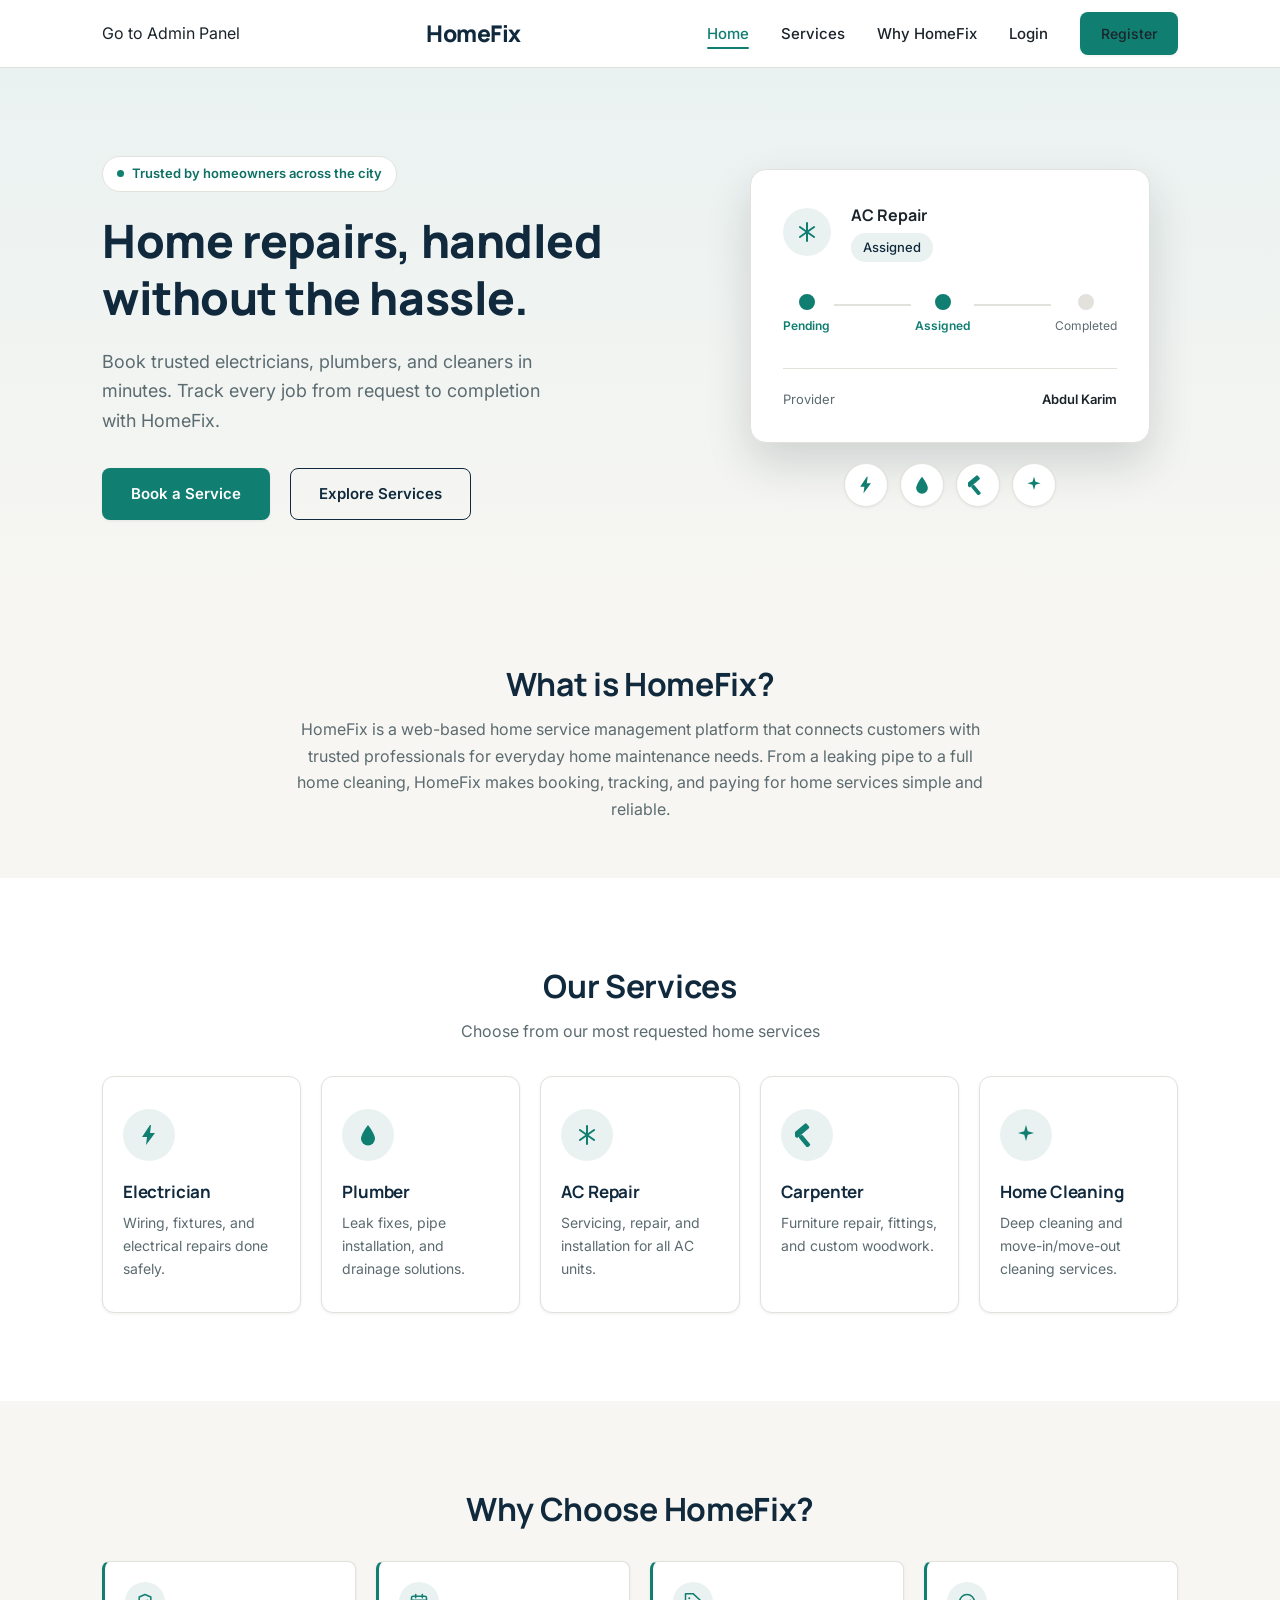
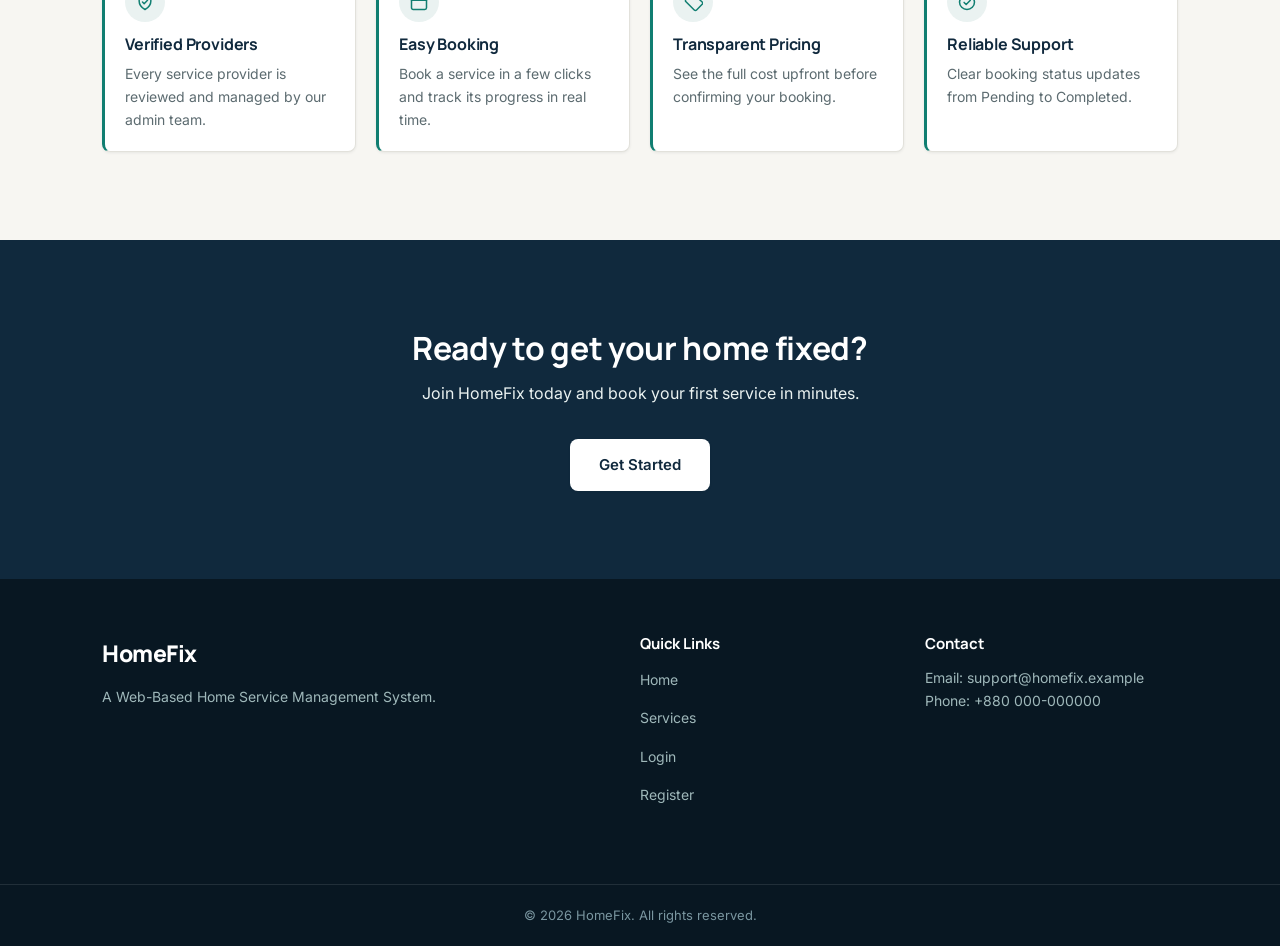
<file: index.html>
<!DOCTYPE html>
<html lang="en">
<head>
  <meta charset="UTF-8">
  <meta name="viewport" content="width=device-width, initial-scale=1.0">
  <title>HomeFix - Home Service Management System</title>

  <!-- Google Fonts: Manrope for headings, Inter for body text -->
  <link rel="preconnect" href="https://fonts.googleapis.com">
  <link href="https://fonts.googleapis.com/css2?family=Manrope:wght@600;700;800&family=Inter:wght@400;500;600&display=swap" rel="stylesheet">

  <!-- Link to our main stylesheet -->
  <link rel="stylesheet" href="css/style.css">
</head>
<body>

  <!-- ============================= -->
  <!-- HEADER / NAVIGATION BAR       -->
  <!-- ============================= -->
  <header class="site-header">
    <nav class="navbar">
     <a href="admin.html">Go to Admin Panel</a>
      <!-- Logo / Site name -->
      <a href="index.html" class="logo">HomeFix</a>

      <!-- Navigation links (shown on desktop, toggled on mobile) -->
      <ul class="nav-links" id="navLinks">
        <li><a href="index.html" class="nav-active">Home</a></li>
        <li><a href="#services">Services</a></li>
        <li><a href="#why-us">Why HomeFix</a></li>
        <li><a href="login.html">Login</a></li>
        <li><a href="register.html" class="btn btn-primary">Register</a></li>
      </ul>

      <!-- Hamburger button for mobile menu -->
      <button class="nav-toggle" id="navToggle" aria-label="Toggle navigation menu" aria-expanded="false">
        <span></span>
        <span></span>
        <span></span>
      </button>

    </nav>
  </header>


  <!-- ============================= -->
  <!-- HERO SECTION                  -->
  <!-- ============================= -->
  <section class="hero">
    <div class="container">

      <div class="hero-content">
        <span class="hero-eyebrow">Trusted by homeowners across the city</span>
        <h1>Home repairs, handled without the hassle.</h1>
        <p>
          Book trusted electricians, plumbers, and cleaners in minutes.
          Track every job from request to completion with HomeFix.
        </p>
        <div class="hero-buttons">
          <a href="services.html" class="btn btn-primary">Book a Service</a>
          <a href="#services" class="btn btn-secondary">Explore Services</a>
        </div>
      </div>

      <!-- A small "product preview" card instead of a stock photo -->
      <div class="hero-visual">
        <div class="hero-visual-card">
          <div class="hero-visual-top">
            <div class="hero-visual-icon">
              <svg aria-hidden="true" viewBox="0 0 24 24" fill="none" stroke="currentColor" stroke-width="2" stroke-linecap="round"><line x1="12" y1="3" x2="12" y2="21"/><line x1="4.9" y1="7" x2="19.1" y2="17"/><line x1="19.1" y1="7" x2="4.9" y2="17"/></svg>
            </div>
            <div>
              <strong>AC Repair</strong>
              <span class="badge badge-assigned">Assigned</span>
            </div>
          </div>

          <div class="status-tracker hero-visual-tracker">
            <div class="status-step status-complete" data-step="Pending">
              <span class="status-dot"></span>
              <span class="status-label">Pending</span>
            </div>
            <div class="status-line"></div>
            <div class="status-step status-complete" data-step="Assigned">
              <span class="status-dot"></span>
              <span class="status-label">Assigned</span>
            </div>
            <div class="status-line"></div>
            <div class="status-step" data-step="Completed">
              <span class="status-dot"></span>
              <span class="status-label">Completed</span>
            </div>
          </div>

          <div class="hero-visual-provider">
            <span>Provider</span>
            <strong>Abdul Karim</strong>
          </div>
        </div>

        <div class="hero-visual-chips">
          <span class="hero-visual-chip" title="Electrician">
            <svg aria-hidden="true" viewBox="0 0 24 24" fill="currentColor"><path d="M13 2L5 14h5l-1 8 9-12h-5l1-8z"/></svg>
          </span>
          <span class="hero-visual-chip" title="Plumber">
            <svg aria-hidden="true" viewBox="0 0 24 24" fill="currentColor"><path d="M12 2C12 2 5 11 5 15.5a7 7 0 0 0 14 0C19 11 12 2 12 2z"/></svg>
          </span>
          <span class="hero-visual-chip" title="Carpenter">
            <svg aria-hidden="true" viewBox="0 0 24 24" fill="currentColor"><g transform="rotate(-40 12 12)"><rect x="2" y="2" width="17" height="6" rx="1.5"/><rect x="4" y="8" width="4.5" height="14" rx="1.5"/></g></svg>
          </span>
          <span class="hero-visual-chip" title="Home Cleaning">
            <svg aria-hidden="true" viewBox="0 0 24 24" fill="currentColor"><path d="M12 2l1.8 6.2L20 10l-6.2 1.8L12 18l-1.8-6.2L4 10l6.2-1.8z"/></svg>
          </span>
        </div>
      </div>

    </div>
  </section>


  <!-- ============================= -->
  <!-- SHORT INTRODUCTION SECTION    -->
  <!-- ============================= -->
  <section class="intro">
    <div class="container">
      <h2>What is HomeFix?</h2>
      <p>
        HomeFix is a web-based home service management platform that connects
        customers with trusted professionals for everyday home maintenance needs.
        From a leaking pipe to a full home cleaning, HomeFix makes booking,
        tracking, and paying for home services simple and reliable.
      </p>
    </div>
  </section>


  <!-- ============================= -->
  <!-- SERVICES PREVIEW SECTION      -->
  <!-- ============================= -->
  <section class="services" id="services">
    <div class="container">
      <h2>Our Services</h2>
      <p class="section-subtitle">Choose from our most requested home services</p>

      <div class="services-grid">

        <!-- Service Card: Electrician -->
        <div class="service-card">
          <div class="service-icon"><svg aria-hidden="true" viewBox="0 0 24 24" fill="currentColor" width="24" height="24"><path d="M13 2L5 14h5l-1 8 9-12h-5l1-8z"/></svg></div>
          <h3>Electrician</h3>
          <p>Wiring, fixtures, and electrical repairs done safely.</p>
        </div>

        <!-- Service Card: Plumber -->
        <div class="service-card">
          <div class="service-icon"><svg aria-hidden="true" viewBox="0 0 24 24" fill="currentColor" width="24" height="24"><path d="M12 2C12 2 5 11 5 15.5a7 7 0 0 0 14 0C19 11 12 2 12 2z"/></svg></div>
          <h3>Plumber</h3>
          <p>Leak fixes, pipe installation, and drainage solutions.</p>
        </div>

        <!-- Service Card: AC Repair -->
        <div class="service-card">
          <div class="service-icon"><svg aria-hidden="true" viewBox="0 0 24 24" fill="none" stroke="currentColor" stroke-width="2" stroke-linecap="round" width="24" height="24"><line x1="12" y1="3" x2="12" y2="21"/><line x1="4.9" y1="7" x2="19.1" y2="17"/><line x1="19.1" y1="7" x2="4.9" y2="17"/></svg></div>
          <h3>AC Repair</h3>
          <p>Servicing, repair, and installation for all AC units.</p>
        </div>

        <!-- Service Card: Carpenter -->
        <div class="service-card">
          <div class="service-icon"><svg aria-hidden="true" viewBox="0 0 24 24" fill="currentColor" width="24" height="24"><g transform="rotate(-40 12 12)"><rect x="2" y="2" width="17" height="6" rx="1.5"/><rect x="4" y="8" width="4.5" height="14" rx="1.5"/></g></svg></div>
          <h3>Carpenter</h3>
          <p>Furniture repair, fittings, and custom woodwork.</p>
        </div>

        <!-- Service Card: Home Cleaning -->
        <div class="service-card">
          <div class="service-icon"><svg aria-hidden="true" viewBox="0 0 24 24" fill="currentColor" width="24" height="24"><path d="M12 2l1.8 6.2L20 10l-6.2 1.8L12 18l-1.8-6.2L4 10l6.2-1.8z"/></svg></div>
          <h3>Home Cleaning</h3>
          <p>Deep cleaning and move-in/move-out cleaning services.</p>
        </div>

      </div>
    </div>
  </section>


  <!-- ============================= -->
  <!-- WHY CHOOSE HOMEFIX SECTION    -->
  <!-- ============================= -->
  <section class="why-us" id="why-us">
    <div class="container">
      <h2>Why Choose HomeFix?</h2>

      <div class="why-us-grid">

        <div class="why-card">
          <div class="why-card-icon"><svg aria-hidden="true" viewBox="0 0 24 24" fill="none" stroke="currentColor" stroke-width="1.8" stroke-linecap="round" stroke-linejoin="round"><path d="M12 3l7 3v5c0 5-3.5 8-7 10-3.5-2-7-5-7-10V6z"/><path d="M9 12l2 2 4-4"/></svg></div>
          <h3>Verified Providers</h3>
          <p>Every service provider is reviewed and managed by our admin team.</p>
        </div>

        <div class="why-card">
          <div class="why-card-icon"><svg aria-hidden="true" viewBox="0 0 24 24" fill="none" stroke="currentColor" stroke-width="1.8" stroke-linecap="round" stroke-linejoin="round"><rect x="3" y="5" width="18" height="16" rx="2"/><line x1="3" y1="10" x2="21" y2="10"/><line x1="8" y1="3" x2="8" y2="7"/><line x1="16" y1="3" x2="16" y2="7"/></svg></div>
          <h3>Easy Booking</h3>
          <p>Book a service in a few clicks and track its progress in real time.</p>
        </div>

        <div class="why-card">
          <div class="why-card-icon"><svg aria-hidden="true" viewBox="0 0 24 24" fill="none" stroke="currentColor" stroke-width="1.8" stroke-linecap="round" stroke-linejoin="round"><path d="M12 2H3v9l10.5 10.5a2 2 0 0 0 2.8 0l6.7-6.7a2 2 0 0 0 0-2.8L12 2z"/><circle cx="7.5" cy="7.5" r="1.2" fill="currentColor" stroke="none"/></svg></div>
          <h3>Transparent Pricing</h3>
          <p>See the full cost upfront before confirming your booking.</p>
        </div>

        <div class="why-card">
          <div class="why-card-icon"><svg aria-hidden="true" viewBox="0 0 24 24" fill="none" stroke="currentColor" stroke-width="1.8" stroke-linecap="round" stroke-linejoin="round"><circle cx="12" cy="12" r="9"/><path d="M8.5 12.5l2.5 2.5 5-5"/></svg></div>
          <h3>Reliable Support</h3>
          <p>Clear booking status updates from Pending to Completed.</p>
        </div>

      </div>
    </div>
  </section>


  <!-- ============================= -->
  <!-- CALL-TO-ACTION SECTION        -->
  <!-- ============================= -->
  <section class="cta">
    <div class="container cta-content">
      <h2>Ready to get your home fixed?</h2>
      <p>Join HomeFix today and book your first service in minutes.</p>
      <a href="register.html" class="btn btn-primary">Get Started</a>
    </div>
  </section>


  <!-- ============================= -->
  <!-- FOOTER                        -->
  <!-- ============================= -->
  <footer class="site-footer">
    <div class="container footer-content">

      <div class="footer-brand">
        <span class="logo">HomeFix</span>
        <p>A Web-Based Home Service Management System.</p>
      </div>

      <div class="footer-links">
        <h4>Quick Links</h4>
        <ul>
          <li><a href="index.html">Home</a></li>
          <li><a href="#services">Services</a></li>
          <li><a href="login.html">Login</a></li>
          <li><a href="register.html">Register</a></li>
        </ul>
      </div>

      <div class="footer-contact">
        <h4>Contact</h4>
        <p>Email: support@homefix.example</p>
        <p>Phone: +880 000-000000</p>
      </div>

    </div>

    <p class="footer-bottom">
      &copy; <span id="currentYear"></span> HomeFix. All rights reserved.
    </p>
  </footer>


  <!-- Link to our JavaScript file (placed at the end so the HTML loads first) -->
  <script src="js/store.js"></script>
<script src="js/script.js"></script>
</body>
</html>
</file>
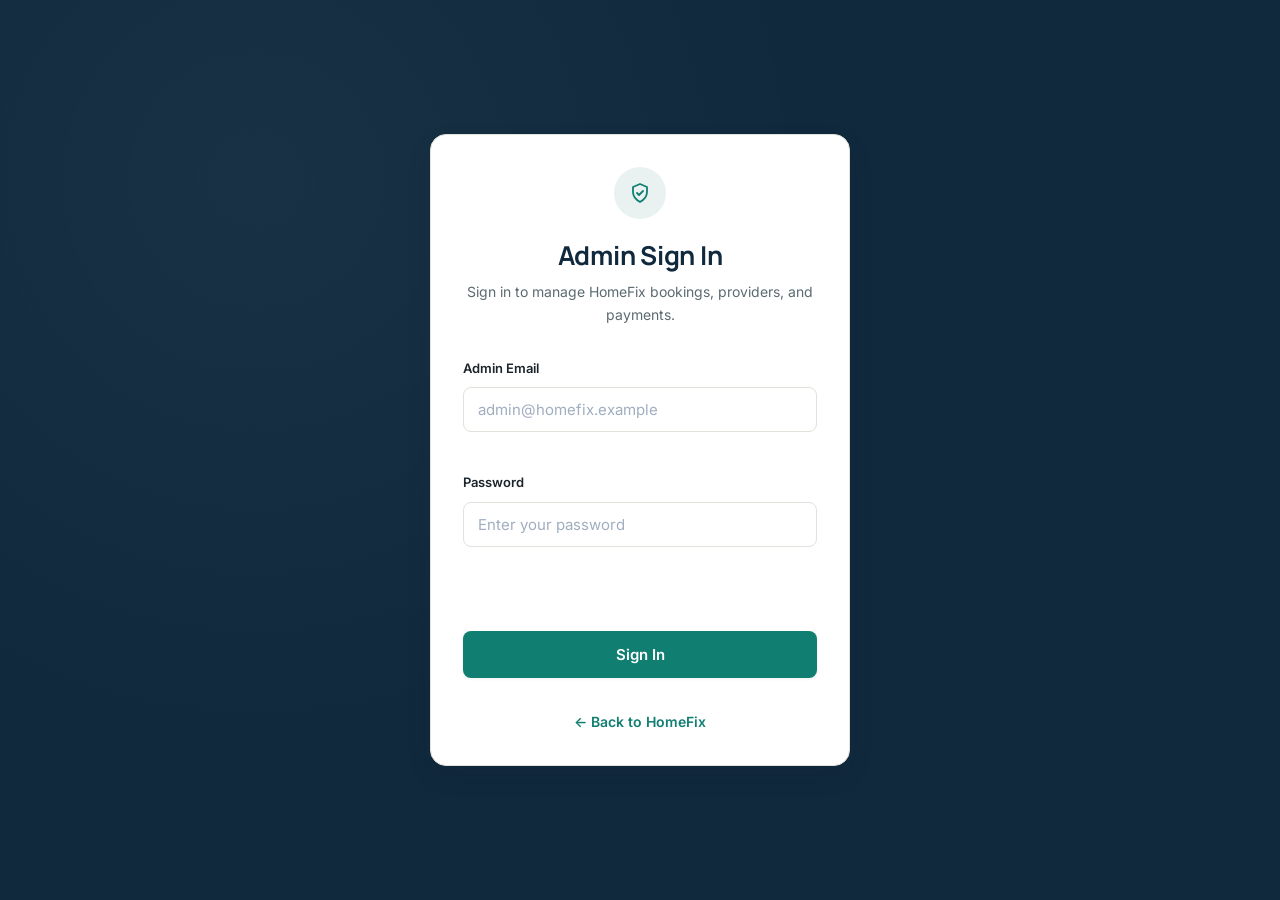
<file: admin-login.html>
<!DOCTYPE html>
<html lang="en">
<head>
  <meta charset="UTF-8">
  <meta name="viewport" content="width=device-width, initial-scale=1.0">
  <title>Admin Login - HomeFix</title>

  <!-- Google Fonts: Manrope for headings, Inter for body text -->
  <link rel="preconnect" href="https://fonts.googleapis.com">
  <link href="https://fonts.googleapis.com/css2?family=Manrope:wght@600;700;800&family=Inter:wght@400;500;600&display=swap" rel="stylesheet">

  <!-- Link to our main stylesheet (shared across every page) -->
  <link rel="stylesheet" href="css/style.css">
</head>
<body>

  <!-- Standalone gate: no public navbar/footer here on purpose, so it's
       visually distinct from the customer-facing login (matches the
       original design spec: dark full-page background, centered card). -->
  <section class="admin-auth-page">
    <div class="auth-card">

      <div class="auth-card-header">
        <div class="auth-card-icon"><svg aria-hidden="true" viewBox="0 0 24 24" fill="none" stroke="currentColor" stroke-width="1.8" stroke-linecap="round" stroke-linejoin="round"><path d="M12 3l7 3v5c0 5-3.5 8-7 10-3.5-2-7-5-7-10V6z"/><path d="M9 12l2 2 4-4"/></svg></div>
        <h1>Admin Sign In</h1>
        <p>Sign in to manage HomeFix bookings, providers, and payments.</p>
      </div>

      <!-- Frontend-only form: no backend, so we prevent the real
           submit and just run basic validation with JavaScript -->
      <form id="adminLoginForm" class="auth-form" novalidate>

        <div class="form-field">
          <label for="adminEmail">Admin Email</label>
          <input
            type="text"
            id="adminEmail"
            name="adminEmail"
            placeholder="admin@homefix.example"
            autocomplete="username"
            required
          >
          <span class="field-error" id="adminEmailError"></span>
        </div>

        <div class="form-field">
          <label for="adminPassword">Password</label>
          <input
            type="password"
            id="adminPassword"
            name="adminPassword"
            placeholder="Enter your password"
            autocomplete="current-password"
            required
          >
          <span class="field-error" id="adminPasswordError"></span>
        </div>

        <!-- Shown only if login is "successful" (demo purposes only) -->
        <p class="form-success" id="adminLoginSuccess"></p>

        <button type="submit" class="btn btn-primary btn-block">Sign In</button>

      </form>

      <p class="auth-switch">
        <a href="index.html">&larr; Back to HomeFix</a>
      </p>

    </div>
  </section>

  <!-- Shared JavaScript file (nav toggle, footer year, form validation,
       and now admin login validation) -->
  <script src="js/store.js"></script>
<script src="js/script.js"></script>
<script>
(function () {
  "use strict";
  if (localStorage.getItem("homefixAdminLoggedIn") === "true") { location.replace("admin.html"); return; }
  var form = document.getElementById("adminLoginForm");
  var email = document.getElementById("adminEmail"), pass = document.getElementById("adminPassword");
  var eErr = document.getElementById("adminEmailError"), pErr = document.getElementById("adminPasswordError");
  var ok = document.getElementById("adminLoginSuccess");
  var pattern = /^[^\s@]+@[^\s@]+\.[^\s@]+$/;
  function flag(input, el, msg) { el.textContent = msg; input.classList.toggle("invalid", !!msg); return !msg; }
  [email, pass].forEach(function (i) { i.addEventListener("input", function () { flag(i, i === email ? eErr : pErr, ""); }); });
  form.addEventListener("submit", function (ev) {
    ev.preventDefault();
    var a = flag(email, eErr, !email.value.trim() ? "Email is required." : !pattern.test(email.value.trim()) ? "Enter a valid email address." : "");
    var b = flag(pass, pErr, !pass.value ? "Password is required." : pass.value.length < 6 ? "Password must be at least 6 characters." : "");
    if (!a || !b) return;
    localStorage.setItem("homefixAdminLoggedIn", "true");
    ok.textContent = "Signed in. Redirecting…";
    setTimeout(function () { location.href = "admin.html"; }, 400);
  });
})();
</script>
</body>
</html>
</file>
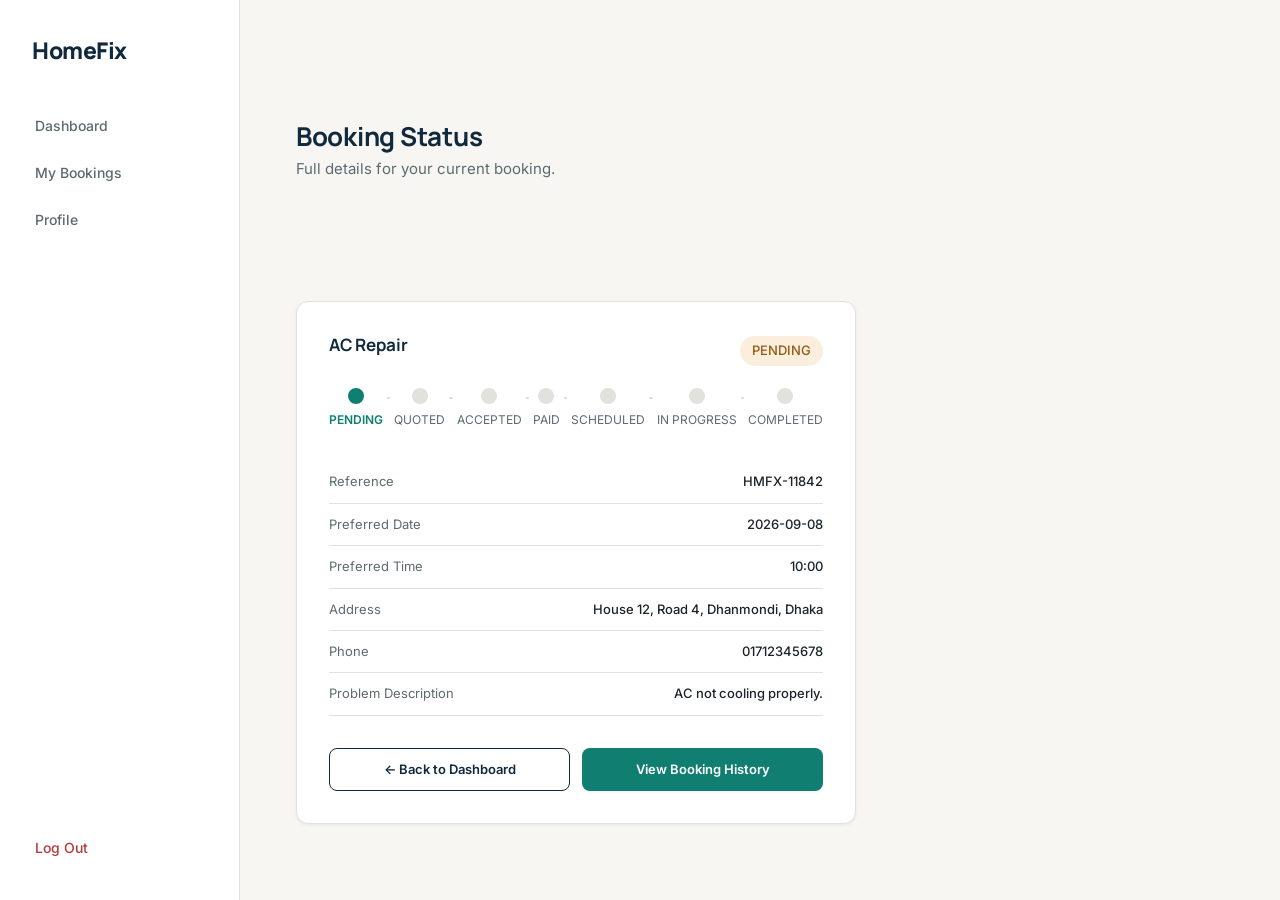
<file: booking-status.html>
<!DOCTYPE html>
<html lang="en">
<head>
  <meta charset="UTF-8">
  <meta name="viewport" content="width=device-width, initial-scale=1.0">
  <title>Booking Status - HomeFix</title>

  <!-- Google Fonts: Manrope for headings, Inter for body text -->
  <link rel="preconnect" href="https://fonts.googleapis.com">
  <link href="https://fonts.googleapis.com/css2?family=Manrope:wght@600;700;800&family=Inter:wght@400;500;600&display=swap" rel="stylesheet">

  <!-- Link to our main stylesheet (shared across every page) -->
  <link rel="stylesheet" href="css/style.css">
</head>
<body>

  <!-- Same sidebar layout as dashboard.html / profile.html -->
  <div class="app-layout">

    <aside class="app-sidebar">
      <a href="index.html" class="logo app-sidebar-logo">HomeFix</a>

      <nav class="app-sidebar-nav">
        <a href="dashboard.html" class="app-nav-link">Dashboard</a>
        <a href="dashboard.html#booking-history" class="app-nav-link">My Bookings</a>
        <a href="profile.html" class="app-nav-link">Profile</a>
      </nav>

      <button type="button" class="app-nav-link app-logout-btn" id="logoutBtn">Log Out</button>
    </aside>


    <main class="app-main">

      <section class="dash-welcome">
        <h1>Booking Status</h1>
        <p>Full details for your current booking.</p>
      </section>

      <section class="dash-card current-booking booking-status-card">

        <div class="dash-card-header">
          <h2 id="statusService">-</h2>
          <span class="badge" id="statusBadge">-</span>
        </div>

        <!-- Booking status tracker: Pending -> Assigned -> Completed -->
        <div class="status-tracker" id="statusTracker">
          <div class="status-step" data-step="Pending">
            <span class="status-dot"></span>
            <span class="status-label">Pending</span>
          </div>
          <div class="status-line"></div>
          <div class="status-step" data-step="Assigned">
            <span class="status-dot"></span>
            <span class="status-label">Assigned</span>
          </div>
          <div class="status-line"></div>
          <div class="status-step" data-step="Completed">
            <span class="status-dot"></span>
            <span class="status-label">Completed</span>
          </div>
        </div>

        <div class="current-booking-info booking-status-details">
          <div class="summary-row">
            <span>Reference</span>
            <span id="statusRef">-</span>
          </div>
          <div class="summary-row">
            <span>Preferred Date</span>
            <span id="statusDate">-</span>
          </div>
          <div class="summary-row">
            <span>Preferred Time</span>
            <span id="statusTime">-</span>
          </div>
          <div class="summary-row">
            <span>Address</span>
            <span id="statusAddress">-</span>
          </div>
          <div class="summary-row">
            <span>Phone</span>
            <span id="statusPhone">-</span>
          </div>
          <div class="summary-row">
            <span>Problem Description</span>
            <span id="statusProblem">-</span>
          </div>
        </div>

        <div class="booking-status-actions">
          <a href="dashboard.html" class="btn btn-secondary btn-sm">&larr; Back to Dashboard</a>
          <a href="dashboard.html#booking-history" class="btn btn-primary btn-sm">View Booking History</a>
        </div>

      </section>

    </main>
  </div>

  <!-- Shared JavaScript file (nav toggle, footer year, form validation,
       service data, dashboard/admin logic, and now this page's status logic) -->
  <script src="js/store.js"></script>
<script src="js/script.js"></script>
</body>
</html>
</file>
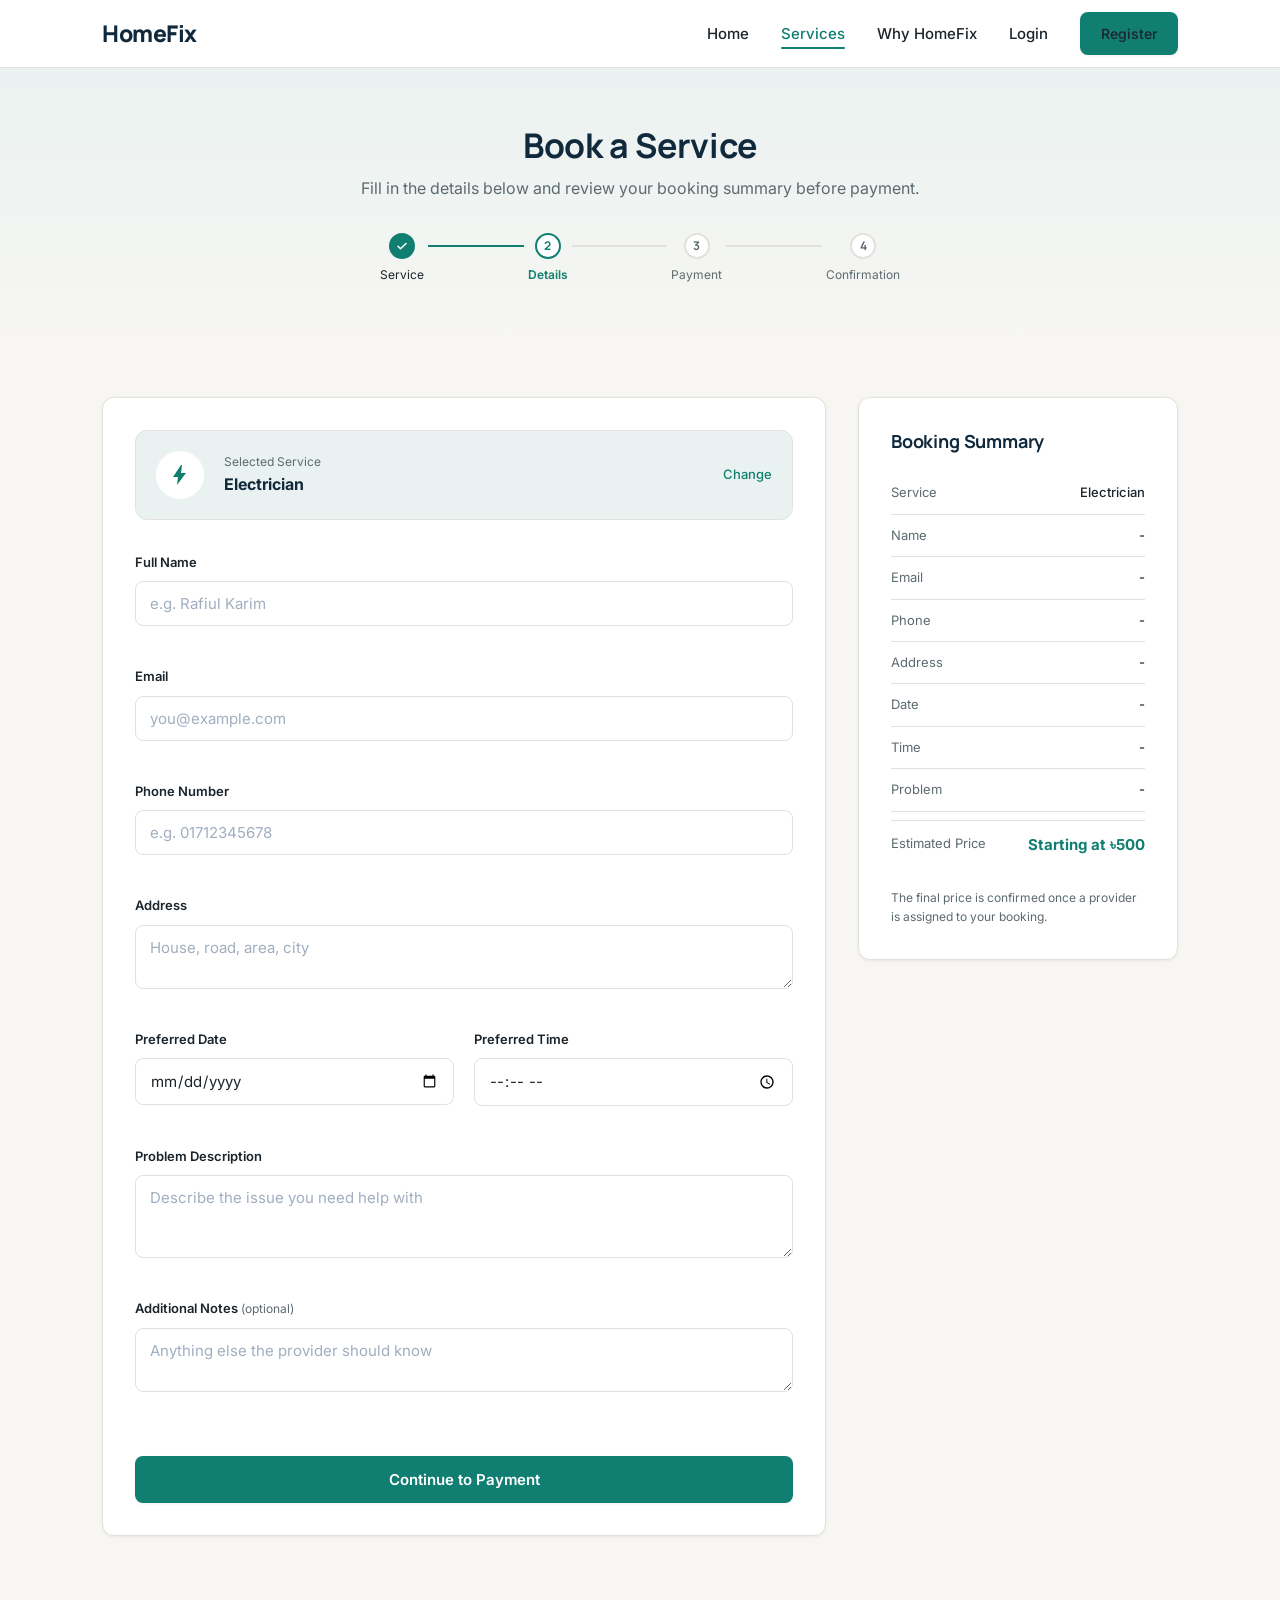
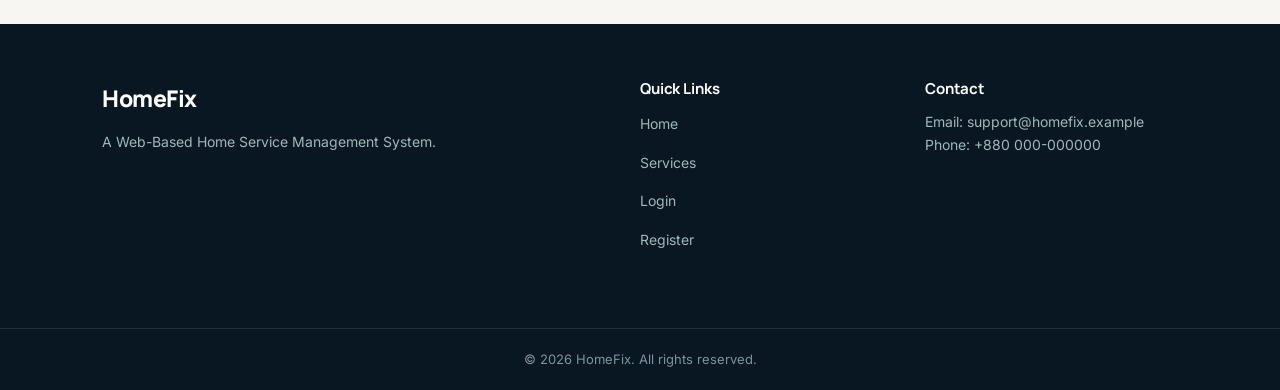
<file: booking.html>
<!DOCTYPE html>
<html lang="en">
<head>
  <meta charset="UTF-8">
  <meta name="viewport" content="width=device-width, initial-scale=1.0">
  <title>Book a Service - HomeFix</title>

  <!-- Google Fonts: Manrope for headings, Inter for body text -->
  <link rel="preconnect" href="https://fonts.googleapis.com">
  <link href="https://fonts.googleapis.com/css2?family=Manrope:wght@600;700;800&family=Inter:wght@400;500;600&display=swap" rel="stylesheet">

  <!-- Link to our main stylesheet (shared across every page) -->
  <link rel="stylesheet" href="css/style.css">
</head>
<body>

  <!-- ============================= -->
  <!-- HEADER / NAVIGATION BAR       -->
  <!-- Same navbar as index.html so the site feels consistent -->
  <!-- ============================= -->
  <header class="site-header">
    <nav class="navbar">

      <a href="index.html" class="logo">HomeFix</a>

      <ul class="nav-links" id="navLinks">
        <li><a href="index.html">Home</a></li>
        <li><a href="services.html" class="nav-active">Services</a></li>
        <li><a href="index.html#why-us">Why HomeFix</a></li>
        <li><a href="login.html">Login</a></li>
        <li><a href="register.html" class="btn btn-primary">Register</a></li>
      </ul>

      <button class="nav-toggle" id="navToggle" aria-label="Toggle navigation menu" aria-expanded="false">
        <span></span>
        <span></span>
        <span></span>
      </button>

    </nav>
  </header>


  <!-- ============================= -->
  <!-- PAGE HEADER                   -->
  <!-- ============================= -->
  <section class="page-header">
    <div class="container">
      <h1>Book a Service</h1>
      <p>Fill in the details below and review your booking summary before payment.</p>

      <div class="flow-stepper">
        <div class="flow-step is-done"><span class="flow-step-dot"><svg aria-hidden="true" viewBox="0 0 24 24" fill="none" stroke="currentColor" stroke-width="3" stroke-linecap="round" stroke-linejoin="round" width="12" height="12"><path d="M4 12.5l5 5L20 7"/></svg></span><span class="flow-step-label">Service</span></div>
        <div class="flow-line is-done"></div>
        <div class="flow-step is-current"><span class="flow-step-dot">2</span><span class="flow-step-label">Details</span></div>
        <div class="flow-line"></div>
        <div class="flow-step"><span class="flow-step-dot">3</span><span class="flow-step-label">Payment</span></div>
        <div class="flow-line"></div>
        <div class="flow-step"><span class="flow-step-dot">4</span><span class="flow-step-label">Confirmation</span></div>
      </div>
    </div>
  </section>


  <!-- ============================= -->
  <!-- BOOKING SECTION               -->
  <!-- ============================= -->
  <section class="booking-page">
    <div class="container">

      <div class="booking-grid">

        <!-- ===== LEFT: BOOKING FORM ===== -->
        <div class="booking-form-wrap">

          <!-- Selected service (read-only, based on ?service= in the URL) -->
          <div class="selected-service" id="selectedService">
            <div class="selected-service-icon" id="selectedServiceIcon"><svg aria-hidden="true" viewBox="0 0 24 24" fill="none" stroke="currentColor" stroke-width="2" stroke-linecap="round" stroke-linejoin="round" width="100%" height="100%"><circle cx="12" cy="12" r="3"/><path d="M12 2v3M12 19v3M4.2 4.2l2.1 2.1M17.7 17.7l2.1 2.1M2 12h3M19 12h3M4.2 19.8l2.1-2.1M17.7 6.3l2.1-2.1"/></svg></div>
            <div class="selected-service-info">
              <span class="selected-service-label">Selected Service</span>
              <span class="selected-service-name" id="selectedServiceName">Loading...</span>
            </div>
            <a href="services.html" class="link-muted">Change</a>
          </div>

          <form id="bookingForm" class="booking-form" novalidate>

            <div class="form-field">
              <label for="customerName">Full Name</label>
              <input type="text" id="customerName" name="customerName" placeholder="e.g. Rafiul Karim" required>
              <span class="field-error" id="customerNameError"></span>
            </div>

            <div class="form-field">
              <label for="customerEmail">Email</label>
              <input type="email" id="customerEmail" name="customerEmail" placeholder="you@example.com" required>
              <span class="field-error" id="customerEmailError"></span>
            </div>

            <div class="form-field">
              <label for="customerPhone">Phone Number</label>
              <input type="tel" id="customerPhone" name="customerPhone" placeholder="e.g. 01712345678" required>
              <span class="field-error" id="customerPhoneError"></span>
            </div>

            <div class="form-field">
              <label for="customerAddress">Address</label>
              <textarea id="customerAddress" name="customerAddress" rows="2" placeholder="House, road, area, city" required></textarea>
              <span class="field-error" id="customerAddressError"></span>
            </div>

            <div class="form-field-row">
              <div class="form-field">
                <label for="preferredDate">Preferred Date</label>
                <input type="date" id="preferredDate" name="preferredDate" required>
                <span class="field-error" id="preferredDateError"></span>
              </div>

              <div class="form-field">
                <label for="preferredTime">Preferred Time</label>
                <input type="time" id="preferredTime" name="preferredTime" required>
                <span class="field-error" id="preferredTimeError"></span>
              </div>
            </div>

            <div class="form-field">
              <label for="problemDescription">Problem Description</label>
              <textarea id="problemDescription" name="problemDescription" rows="3" placeholder="Describe the issue you need help with" required></textarea>
              <span class="field-error" id="problemDescriptionError"></span>
            </div>

            <div class="form-field">
              <label for="additionalNotes">Additional Notes <span class="optional-tag">(optional)</span></label>
              <textarea id="additionalNotes" name="additionalNotes" rows="2" placeholder="Anything else the provider should know"></textarea>
            </div>

            <p class="form-success" id="bookingSuccess"></p>

            <button type="submit" class="btn btn-primary btn-block">Continue to Payment</button>

          </form>

        </div>

        <!-- ===== RIGHT: LIVE BOOKING SUMMARY ===== -->
        <aside class="booking-summary">
          <h2>Booking Summary</h2>

          <div class="summary-row">
            <span>Service</span>
            <span id="summaryService">-</span>
          </div>
          <div class="summary-row">
            <span>Name</span>
            <span id="summaryName">-</span>
          </div>
          <div class="summary-row">
            <span>Email</span>
            <span id="summaryEmail">-</span>
          </div>
          <div class="summary-row">
            <span>Phone</span>
            <span id="summaryPhone">-</span>
          </div>
          <div class="summary-row">
            <span>Address</span>
            <span id="summaryAddress">-</span>
          </div>
          <div class="summary-row">
            <span>Date</span>
            <span id="summaryDate">-</span>
          </div>
          <div class="summary-row">
            <span>Time</span>
            <span id="summaryTime">-</span>
          </div>
          <div class="summary-row">
            <span>Problem</span>
            <span id="summaryProblem">-</span>
          </div>

          <div class="summary-row summary-row-total">
            <span>Estimated Price</span>
            <span id="summaryPrice">-</span>
          </div>

          <p class="summary-note">The final price is confirmed once a provider is assigned to your booking.</p>
        </aside>

      </div>

    </div>
  </section>


  <!-- ============================= -->
  <!-- FOOTER                        -->
  <!-- Same footer as index.html      -->
  <!-- ============================= -->
  <footer class="site-footer">
    <div class="container footer-content">

      <div class="footer-brand">
        <span class="logo">HomeFix</span>
        <p>A Web-Based Home Service Management System.</p>
      </div>

      <div class="footer-links">
        <h4>Quick Links</h4>
        <ul>
          <li><a href="index.html">Home</a></li>
          <li><a href="services.html">Services</a></li>
          <li><a href="login.html">Login</a></li>
          <li><a href="register.html">Register</a></li>
        </ul>
      </div>

      <div class="footer-contact">
        <h4>Contact</h4>
        <p>Email: support@homefix.example</p>
        <p>Phone: +880 000-000000</p>
      </div>

    </div>

    <p class="footer-bottom">
      &copy; <span id="currentYear"></span> HomeFix. All rights reserved.
    </p>
  </footer>


  <!-- Shared JavaScript file (nav toggle, footer year, form validation,
       service data, and now the booking form logic) -->
  <script src="js/store.js"></script>
<script src="js/script.js"></script>
</body>
</html>
</file>
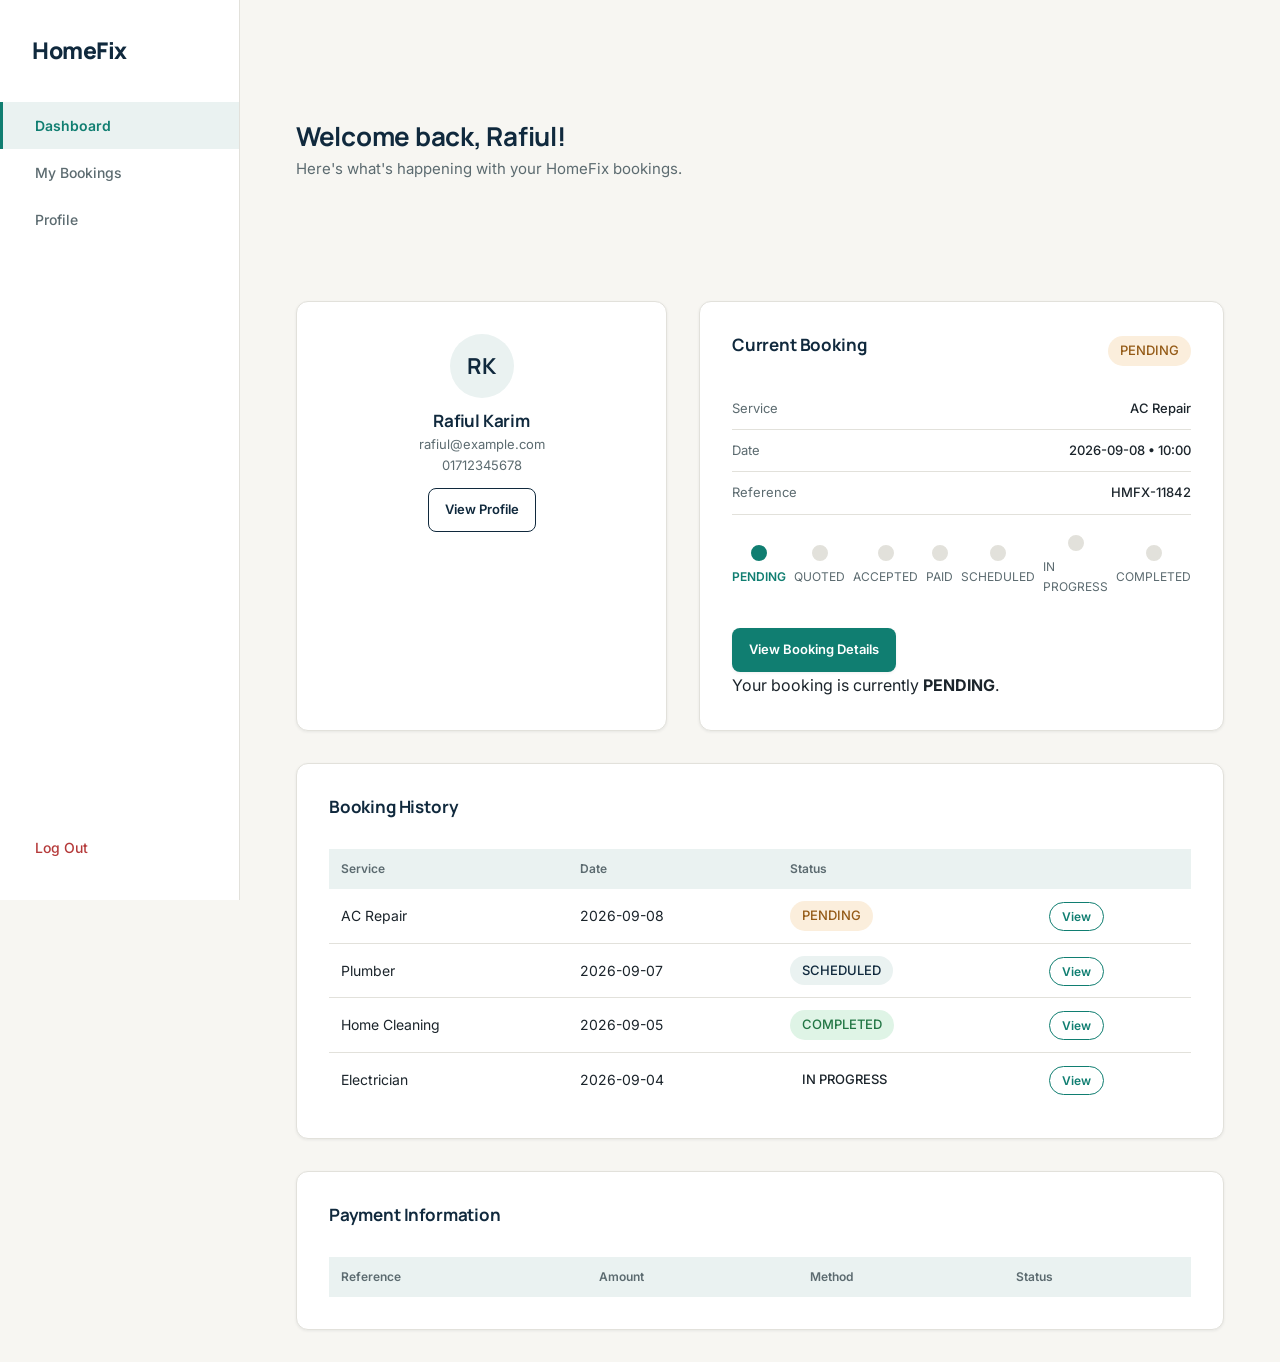
<file: dashboard.html>
<!DOCTYPE html>
<html lang="en">
<head>
  <meta charset="UTF-8">
  <meta name="viewport" content="width=device-width, initial-scale=1.0">
  <title>Dashboard - HomeFix</title>

  <!-- Google Fonts: Manrope for headings, Inter for body text -->
  <link rel="preconnect" href="https://fonts.googleapis.com">
  <link href="https://fonts.googleapis.com/css2?family=Manrope:wght@600;700;800&family=Inter:wght@400;500;600&display=swap" rel="stylesheet">

  <!-- Link to our main stylesheet (shared across every page) -->
  <link rel="stylesheet" href="css/style.css">
</head>
<body>

  <!-- =========================================================
       The Dashboard is a "logged in" area, so instead of the
       public site's top navbar, it uses a sidebar layout - the
       same pattern the Admin pages will use later.
       ========================================================= -->
  <div class="app-layout">

    <!-- ============================= -->
    <!-- SIDEBAR / NAVIGATION          -->
    <!-- ============================= -->
    <aside class="app-sidebar">
      <a href="index.html" class="logo app-sidebar-logo">HomeFix</a>

      <nav class="app-sidebar-nav">
        <a href="dashboard.html" class="app-nav-link active">Dashboard</a>
        <a href="dashboard.html#booking-history" class="app-nav-link">My Bookings</a>
        <a href="profile.html" class="app-nav-link">Profile</a>
      </nav>

      <button type="button" class="app-nav-link app-logout-btn" id="logoutBtn">Log Out</button>
    </aside>


    <!-- ============================= -->
    <!-- MAIN DASHBOARD CONTENT        -->
    <!-- ============================= -->
    <main class="app-main">

      <!-- ----- 1. Welcome section ----- -->
      <section class="dash-welcome">
        <h1 id="welcomeHeading">Welcome back!</h1>
        <p>Here's what's happening with your HomeFix bookings.</p>
      </section>

      <div class="dash-grid">

        <!-- ----- 2. Customer profile summary ----- -->
        <section class="dash-card profile-summary">
          <div class="profile-avatar" id="profileAvatar">RK</div>
          <div class="profile-info">
            <h3 id="profileName">-</h3>
            <p id="profileEmail">-</p>
            <p id="profilePhone">-</p>
          </div>
          <a href="profile.html" class="btn btn-secondary btn-sm">View Profile</a>
        </section>

        <!-- ----- 3 & 4. Current booking + booking status tracker ----- -->
        <section class="dash-card current-booking">
          <div class="dash-card-header">
            <h2>Current Booking</h2>
            <span class="badge" id="currentBookingBadge">-</span>
          </div>

          <div class="current-booking-info">
            <div class="summary-row">
              <span>Service</span>
              <span id="currentBookingService">-</span>
            </div>
            <div class="summary-row">
              <span>Date</span>
              <span id="currentBookingDate">-</span>
            </div>
            <div class="summary-row">
              <span>Reference</span>
              <span id="currentBookingRef">-</span>
            </div>
          </div>

          <!-- Booking status tracker: Pending -> Assigned -> Completed -->
          <div class="status-tracker" id="statusTracker">
            <div class="status-step" data-step="Pending">
              <span class="status-dot"></span>
              <span class="status-label">Pending</span>
            </div>
            <div class="status-line"></div>
            <div class="status-step" data-step="Assigned">
              <span class="status-dot"></span>
              <span class="status-label">Assigned</span>
            </div>
            <div class="status-line"></div>
            <div class="status-step" data-step="Completed">
              <span class="status-dot"></span>
              <span class="status-label">Completed</span>
            </div>
          </div>

          <a href="booking-status.html" class="btn btn-primary btn-sm">View Booking Details</a>
        </section>

        <!-- ----- 5. Booking history ----- -->
        <section class="dash-card booking-history-card" id="booking-history">
          <div class="dash-card-header">
            <h2>Booking History</h2>
          </div>

          <div class="dash-table-wrap">
            <table class="dash-table">
              <thead>
                <tr>
                  <th>Service</th>
                  <th>Date</th>
                  <th>Status</th>
                  <th></th>
                </tr>
              </thead>
              <tbody id="bookingHistoryBody">
                <!-- Rows are added here by script.js -->
              </tbody>
            </table>
          </div>
        </section>

        <!-- ----- 6. Payment information ----- -->
        <section class="dash-card payment-info-card">
          <div class="dash-card-header">
            <h2>Payment Information</h2>
          </div>

          <div class="dash-table-wrap">
            <table class="dash-table">
              <thead>
                <tr>
                  <th>Reference</th>
                  <th>Amount</th>
                  <th>Method</th>
                  <th>Status</th>
                </tr>
              </thead>
              <tbody id="paymentInfoBody">
                <!-- Rows are added here by script.js -->
              </tbody>
            </table>
          </div>
        </section>

      </div>
    </main>
  </div>


  <!-- Shared JavaScript file (nav toggle, footer year, form validation,
       service data, and now the dashboard demo-data logic) -->
  <script src="js/store.js"></script>
<script src="js/script.js"></script>
</body>
</html>
</file>
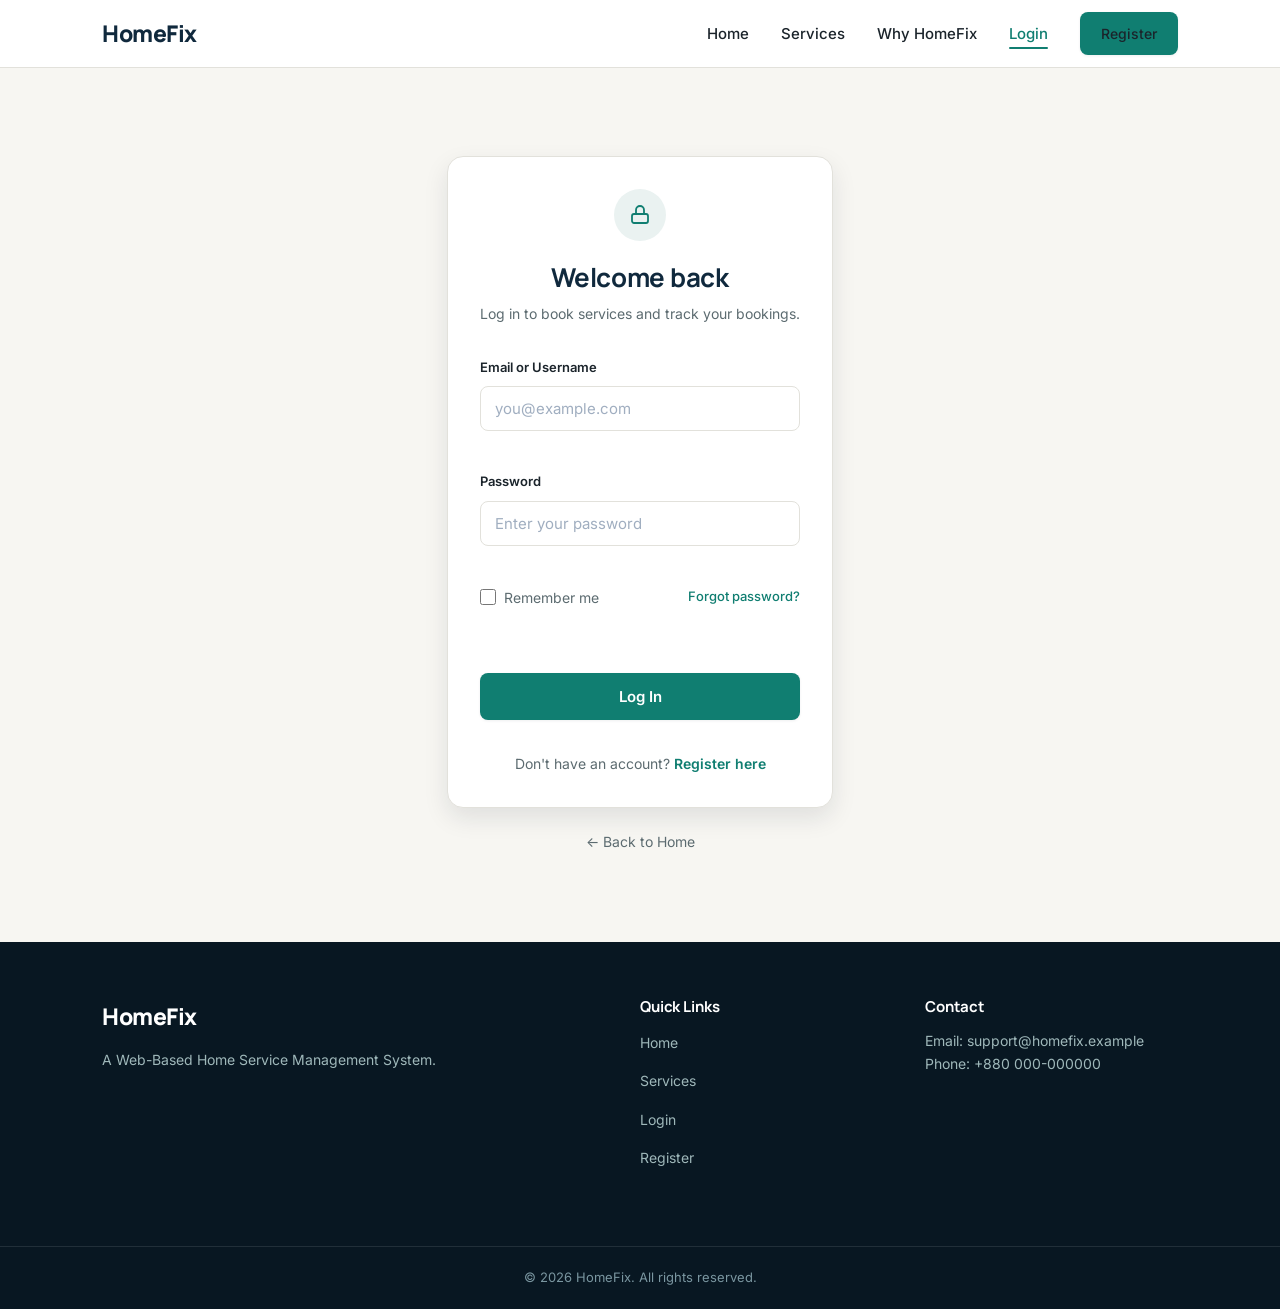
<file: login.html>
<!DOCTYPE html>
<html lang="en">
<head>
  <meta charset="UTF-8">
  <meta name="viewport" content="width=device-width, initial-scale=1.0">
  <title>Login - HomeFix</title>

  <!-- Google Fonts: Manrope for headings, Inter for body text -->
  <link rel="preconnect" href="https://fonts.googleapis.com">
  <link href="https://fonts.googleapis.com/css2?family=Manrope:wght@600;700;800&family=Inter:wght@400;500;600&display=swap" rel="stylesheet">

  <!-- Link to our main stylesheet (shared across every page) -->
  <link rel="stylesheet" href="css/style.css">
</head>
<body>

  <!-- ============================= -->
  <!-- HEADER / NAVIGATION BAR       -->
  <!-- Same navbar as index.html so the site feels consistent -->
  <!-- ============================= -->
  <header class="site-header">
    <nav class="navbar">

      <a href="index.html" class="logo">HomeFix</a>

      <ul class="nav-links" id="navLinks">
        <li><a href="index.html">Home</a></li>
        <li><a href="index.html#services">Services</a></li>
        <li><a href="index.html#why-us">Why HomeFix</a></li>
        <li><a href="login.html" class="nav-active">Login</a></li>
        <li><a href="register.html" class="btn btn-primary">Register</a></li>
      </ul>

      <button class="nav-toggle" id="navToggle" aria-label="Toggle navigation menu" aria-expanded="false">
        <span></span>
        <span></span>
        <span></span>
      </button>

    </nav>
  </header>


  <!-- ============================= -->
  <!-- LOGIN SECTION                 -->
  <!-- ============================= -->
  <section class="auth-section">
    <div class="container auth-container">

      <div class="auth-card">

        <div class="auth-card-header">
          <div class="auth-card-icon"><svg aria-hidden="true" viewBox="0 0 24 24" fill="none" stroke="currentColor" stroke-width="1.8" stroke-linecap="round" stroke-linejoin="round"><rect x="4" y="11" width="16" height="9" rx="2"/><path d="M8 11V7a4 4 0 0 1 8 0v4"/></svg></div>
          <h1>Welcome back</h1>
          <p>Log in to book services and track your bookings.</p>
        </div>

        <!-- Frontend-only form: no backend, so we prevent the real
             submit and just run basic validation with JavaScript -->
        <form id="loginForm" class="auth-form" novalidate>

          <div class="form-field">
            <label for="loginEmail">Email or Username</label>
            <input
              type="text"
              id="loginEmail"
              name="loginEmail"
              placeholder="you@example.com"
              autocomplete="username"
              required
            >
            <span class="field-error" id="loginEmailError"></span>
          </div>

          <div class="form-field">
            <label for="loginPassword">Password</label>
            <input
              type="password"
              id="loginPassword"
              name="loginPassword"
              placeholder="Enter your password"
              autocomplete="current-password"
              required
            >
            <span class="field-error" id="loginPasswordError"></span>
          </div>

          <div class="form-row-between">
            <label class="checkbox-field">
              <input type="checkbox" id="rememberMe" name="rememberMe">
              <span>Remember me</span>
            </label>

            <!-- UI only - no password reset logic behind this yet -->
            <a href="#" class="link-muted">Forgot password?</a>
          </div>

          <!-- Shown only if login is "successful" (demo purposes only) -->
          <p class="form-success" id="loginSuccess"></p>

          <button type="submit" class="btn btn-primary btn-block">Log In</button>

        </form>

        <p class="auth-switch">
          Don't have an account? <a href="register.html">Register here</a>
        </p>

      </div>

      <p class="auth-back-link">
        <a href="index.html">&larr; Back to Home</a>
      </p>

    </div>
  </section>


  <!-- ============================= -->
  <!-- FOOTER                        -->
  <!-- Same footer as index.html      -->
  <!-- ============================= -->
  <footer class="site-footer">
    <div class="container footer-content">

      <div class="footer-brand">
        <span class="logo">HomeFix</span>
        <p>A Web-Based Home Service Management System.</p>
      </div>

      <div class="footer-links">
        <h4>Quick Links</h4>
        <ul>
          <li><a href="index.html">Home</a></li>
          <li><a href="index.html#services">Services</a></li>
          <li><a href="login.html">Login</a></li>
          <li><a href="register.html">Register</a></li>
        </ul>
      </div>

      <div class="footer-contact">
        <h4>Contact</h4>
        <p>Email: support@homefix.example</p>
        <p>Phone: +880 000-000000</p>
      </div>

    </div>

    <p class="footer-bottom">
      &copy; <span id="currentYear"></span> HomeFix. All rights reserved.
    </p>
  </footer>


  <!-- Shared JavaScript file (nav toggle, footer year, and now login validation) -->
  <script src="js/store.js"></script>
<script src="js/script.js"></script>
</body>
</html>
</file>
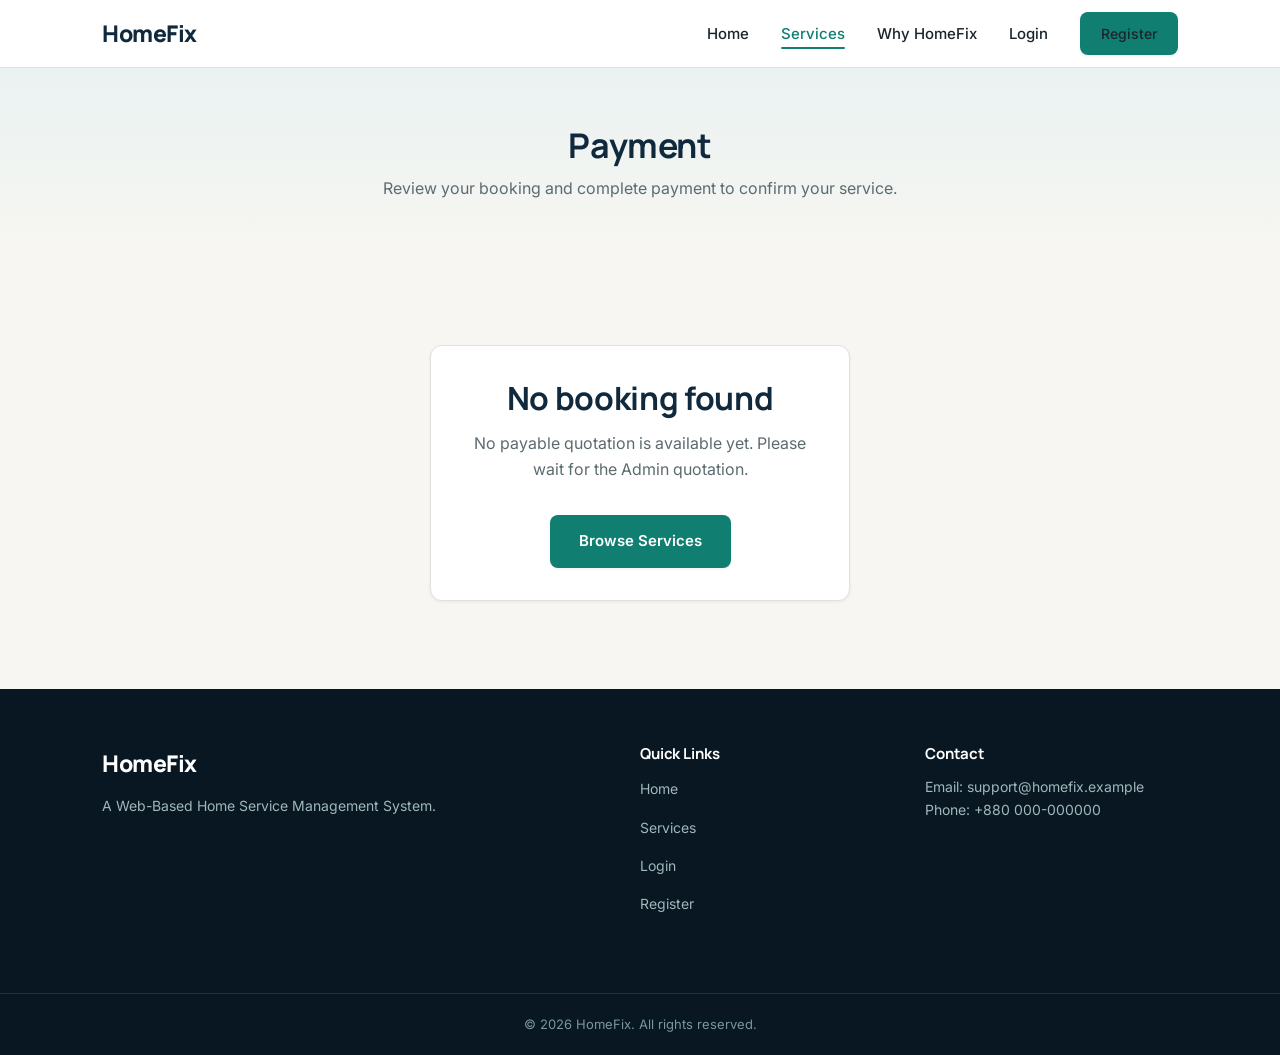
<file: payment.html>
<!DOCTYPE html>
<html lang="en">
<head>
  <meta charset="UTF-8">
  <meta name="viewport" content="width=device-width, initial-scale=1.0">
  <title>Payment - HomeFix</title>

  <!-- Google Fonts: Manrope for headings, Inter for body text -->
  <link rel="preconnect" href="https://fonts.googleapis.com">
  <link href="https://fonts.googleapis.com/css2?family=Manrope:wght@600;700;800&family=Inter:wght@400;500;600&display=swap" rel="stylesheet">

  <!-- Link to our main stylesheet (shared across every page) -->
  <link rel="stylesheet" href="css/style.css">
</head>
<body>

  <!-- ============================= -->
  <!-- HEADER / NAVIGATION BAR       -->
  <!-- Same navbar as index.html so the site feels consistent -->
  <!-- ============================= -->
  <header class="site-header">
    <nav class="navbar">

      <a href="index.html" class="logo">HomeFix</a>

      <ul class="nav-links" id="navLinks">
        <li><a href="index.html">Home</a></li>
        <li><a href="services.html" class="nav-active">Services</a></li>
        <li><a href="index.html#why-us">Why HomeFix</a></li>
        <li><a href="login.html">Login</a></li>
        <li><a href="register.html" class="btn btn-primary">Register</a></li>
      </ul>

      <button class="nav-toggle" id="navToggle" aria-label="Toggle navigation menu" aria-expanded="false">
        <span></span>
        <span></span>
        <span></span>
      </button>

    </nav>
  </header>


  <!-- ============================= -->
  <!-- PAGE HEADER                   -->
  <!-- ============================= -->
  <section class="page-header">
    <div class="container">
      <h1>Payment</h1>
      <p>Review your booking and complete payment to confirm your service.</p>
    </div>
  </section>


  <!-- ============================= -->
  <!-- NO BOOKING FOUND STATE        -->
  <!-- Shown only if the user opens this page without booking first -->
  <!-- ============================= -->
  <section class="empty-state" id="noBookingState" hidden>
    <div class="container">
      <div class="empty-state-box">
        <h2>No booking found</h2>
        <p>It looks like you haven't started a booking yet. Please choose a service first.</p>
        <a href="services.html" class="btn btn-primary">Browse Services</a>
      </div>
    </div>
  </section>


  <!-- ============================= -->
  <!-- PAYMENT SECTION (main form)   -->
  <!-- ============================= -->
  <section class="payment-page" id="paymentFormSection">
    <div class="container">

      <div class="flow-stepper">
        <div class="flow-step is-done"><span class="flow-step-dot"><svg aria-hidden="true" viewBox="0 0 24 24" fill="none" stroke="currentColor" stroke-width="3" stroke-linecap="round" stroke-linejoin="round" width="12" height="12"><path d="M4 12.5l5 5L20 7"/></svg></span><span class="flow-step-label">Service</span></div>
        <div class="flow-line is-done"></div>
        <div class="flow-step is-done"><span class="flow-step-dot"><svg aria-hidden="true" viewBox="0 0 24 24" fill="none" stroke="currentColor" stroke-width="3" stroke-linecap="round" stroke-linejoin="round" width="12" height="12"><path d="M4 12.5l5 5L20 7"/></svg></span><span class="flow-step-label">Details</span></div>
        <div class="flow-line is-done"></div>
        <div class="flow-step is-current"><span class="flow-step-dot">3</span><span class="flow-step-label">Payment</span></div>
        <div class="flow-line"></div>
        <div class="flow-step"><span class="flow-step-dot">4</span><span class="flow-step-label">Confirmation</span></div>
      </div>

      <div class="payment-grid">

        <!-- ===== LEFT: SUMMARY + CUSTOMER INFO + PAYMENT METHOD ===== -->
        <div class="payment-main">

          <!-- Booking summary card -->
          <div class="details-block">
            <h2>Booking Summary</h2>

            <div class="summary-row">
              <span>Selected Service</span>
              <span id="paySummaryService">-</span>
            </div>
            <div class="summary-row">
              <span>Preferred Date</span>
              <span id="paySummaryDate">-</span>
            </div>
            <div class="summary-row">
              <span>Preferred Time</span>
              <span id="paySummaryTime">-</span>
            </div>
            <div class="summary-row">
              <span>Problem Description</span>
              <span id="paySummaryProblem">-</span>
            </div>
          </div>

          <!-- Customer information card -->
          <div class="details-block">
            <h2>Customer Information</h2>

            <div class="summary-row">
              <span>Name</span>
              <span id="paySummaryName">-</span>
            </div>
            <div class="summary-row">
              <span>Phone</span>
              <span id="paySummaryPhone">-</span>
            </div>
            <div class="summary-row">
              <span>Address</span>
              <span id="paySummaryAddress">-</span>
            </div>
          </div>

          <!-- Payment method card -->
          <div class="details-block">
            <h2>Payment Method</h2>

            <div class="method-options" id="methodOptions">
              <label class="method-card" data-method="cash">
                <input type="radio" name="paymentMethod" value="cash" checked>
                <span class="method-icon"><svg aria-hidden="true" viewBox="0 0 24 24" fill="none" stroke="currentColor" stroke-width="1.8" stroke-linecap="round" stroke-linejoin="round" width="100%" height="100%"><rect x="2" y="6" width="20" height="12" rx="2"/><circle cx="12" cy="12" r="3"/></svg></span>
                <span>Cash on Service</span>
              </label>

              <label class="method-card" data-method="mobile">
                <input type="radio" name="paymentMethod" value="mobile">
                <span class="method-icon"><svg aria-hidden="true" viewBox="0 0 24 24" fill="none" stroke="currentColor" stroke-width="1.8" stroke-linecap="round" stroke-linejoin="round" width="100%" height="100%"><rect x="7" y="2" width="10" height="20" rx="2"/><line x1="11" y1="18" x2="13" y2="18"/></svg></span>
                <span>Mobile Banking</span>
              </label>

              <label class="method-card" data-method="card">
                <input type="radio" name="paymentMethod" value="card">
                <span class="method-icon"><svg aria-hidden="true" viewBox="0 0 24 24" fill="none" stroke="currentColor" stroke-width="1.8" stroke-linecap="round" stroke-linejoin="round" width="100%" height="100%"><rect x="2" y="5" width="20" height="14" rx="2"/><line x1="2" y1="10" x2="22" y2="10"/></svg></span>
                <span>Card</span>
              </label>
            </div>

            <form id="paymentForm" novalidate>

              <!-- Shown only when "Mobile Banking" is selected -->
              <div class="payment-fields" id="mobileFields" hidden>
                <div class="form-field">
                  <label for="mobileNumber">Mobile Banking Number</label>
                  <input type="tel" id="mobileNumber" placeholder="e.g. 01712345678">
                  <span class="field-error" id="mobileNumberError"></span>
                </div>
              </div>

              <!-- Shown only when "Card" is selected -->
              <div class="payment-fields" id="cardFields" hidden>
                <div class="form-field">
                  <label for="cardNumber">Card Number</label>
                  <input type="text" id="cardNumber" placeholder="1234 5678 9012 3456" maxlength="19">
                  <span class="field-error" id="cardNumberError"></span>
                </div>
                <div class="form-field-row">
                  <div class="form-field">
                    <label for="cardExpiry">Expiry (MM/YY)</label>
                    <input type="text" id="cardExpiry" placeholder="MM/YY" maxlength="5">
                    <span class="field-error" id="cardExpiryError"></span>
                  </div>
                  <div class="form-field">
                    <label for="cardCvc">CVC</label>
                    <input type="text" id="cardCvc" placeholder="123" maxlength="3">
                    <span class="field-error" id="cardCvcError"></span>
                  </div>
                </div>
              </div>

              <!-- Shown only when "Cash on Service" is selected -->
              <p class="payment-fields cash-note" id="cashNote">
                You'll pay the provider directly once the service is completed.
              </p>

            </form>

          </div>

        </div>

        <!-- ===== RIGHT: ORDER TOTAL + PAY BUTTON ===== -->
        <aside class="booking-summary">
          <h2>Order Total</h2>

          <div class="summary-row">
            <span>Service Charge</span>
            <span id="payServiceCharge">-</span>
          </div>
          <div class="summary-row">
            <span>Platform Fee</span>
            <span id="payPlatformFee">-</span>
          </div>
          <div class="summary-row summary-row-total">
            <span>Total Amount</span>
            <span id="payTotalAmount">-</span>
          </div>

          <p class="form-success" id="paymentPageError"></p>

          <button type="submit" form="paymentForm" class="btn btn-primary btn-block" id="confirmPaymentBtn">
            Confirm Payment
          </button>

          <p class="summary-note">This is a frontend simulation only. No real payment gateway is connected.</p>
        </aside>

      </div>

    </div>
  </section>


  <!-- ============================= -->
  <!-- PAYMENT CONFIRMATION (hidden until payment succeeds) -->
  <!-- ============================= -->
  <section class="confirmation-page" id="paymentConfirmation" hidden>
    <div class="container">
      <div class="confirmation-box">

        <div class="flow-stepper flow-stepper-compact">
          <div class="flow-step is-done"><span class="flow-step-dot"><svg aria-hidden="true" viewBox="0 0 24 24" fill="none" stroke="currentColor" stroke-width="3" stroke-linecap="round" stroke-linejoin="round" width="12" height="12"><path d="M4 12.5l5 5L20 7"/></svg></span><span class="flow-step-label">Service</span></div>
          <div class="flow-line is-done"></div>
          <div class="flow-step is-done"><span class="flow-step-dot"><svg aria-hidden="true" viewBox="0 0 24 24" fill="none" stroke="currentColor" stroke-width="3" stroke-linecap="round" stroke-linejoin="round" width="12" height="12"><path d="M4 12.5l5 5L20 7"/></svg></span><span class="flow-step-label">Details</span></div>
          <div class="flow-line is-done"></div>
          <div class="flow-step is-done"><span class="flow-step-dot"><svg aria-hidden="true" viewBox="0 0 24 24" fill="none" stroke="currentColor" stroke-width="3" stroke-linecap="round" stroke-linejoin="round" width="12" height="12"><path d="M4 12.5l5 5L20 7"/></svg></span><span class="flow-step-label">Payment</span></div>
          <div class="flow-line is-done"></div>
          <div class="flow-step is-done is-current"><span class="flow-step-dot"><svg aria-hidden="true" viewBox="0 0 24 24" fill="none" stroke="currentColor" stroke-width="3" stroke-linecap="round" stroke-linejoin="round" width="12" height="12"><path d="M4 12.5l5 5L20 7"/></svg></span><span class="flow-step-label">Confirmation</span></div>
        </div>

        <div class="confirmation-icon"><svg aria-hidden="true" viewBox="0 0 24 24" fill="none" stroke="currentColor" stroke-width="2.5" stroke-linecap="round" stroke-linejoin="round" width="28" height="28"><path d="M4 12.5l5 5L20 7"/></svg></div>
        <h1>Payment Successful</h1>
        <p>Your booking has been confirmed. A copy of your receipt is shown below.</p>

        <div class="confirmation-details">
          <div class="summary-row">
            <span>Reference Number</span>
            <span id="confirmReference">-</span>
          </div>
          <div class="summary-row">
            <span>Service</span>
            <span id="confirmService">-</span>
          </div>
          <div class="summary-row">
            <span>Payment Method</span>
            <span id="confirmMethod">-</span>
          </div>
          <div class="summary-row summary-row-total">
            <span>Amount Paid</span>
            <span id="confirmAmount">-</span>
          </div>
          <div class="summary-row">
            <span>Status</span>
            <span class="badge badge-pending">Pending</span>
          </div>
        </div>

        <a href="dashboard.html" class="btn btn-primary btn-block">Go to Customer Dashboard</a>

      </div>
    </div>
  </section>


  <!-- ============================= -->
  <!-- FOOTER                        -->
  <!-- Same footer as index.html      -->
  <!-- ============================= -->
  <footer class="site-footer">
    <div class="container footer-content">

      <div class="footer-brand">
        <span class="logo">HomeFix</span>
        <p>A Web-Based Home Service Management System.</p>
      </div>

      <div class="footer-links">
        <h4>Quick Links</h4>
        <ul>
          <li><a href="index.html">Home</a></li>
          <li><a href="services.html">Services</a></li>
          <li><a href="login.html">Login</a></li>
          <li><a href="register.html">Register</a></li>
        </ul>
      </div>

      <div class="footer-contact">
        <h4>Contact</h4>
        <p>Email: support@homefix.example</p>
        <p>Phone: +880 000-000000</p>
      </div>

    </div>

    <p class="footer-bottom">
      &copy; <span id="currentYear"></span> HomeFix. All rights reserved.
    </p>
  </footer>


  <!-- Shared JavaScript file (nav toggle, footer year, form validation,
       service data, and now the payment page logic) -->
  <script src="js/store.js"></script>
<script src="js/script.js"></script>
</body>
</html>
</file>
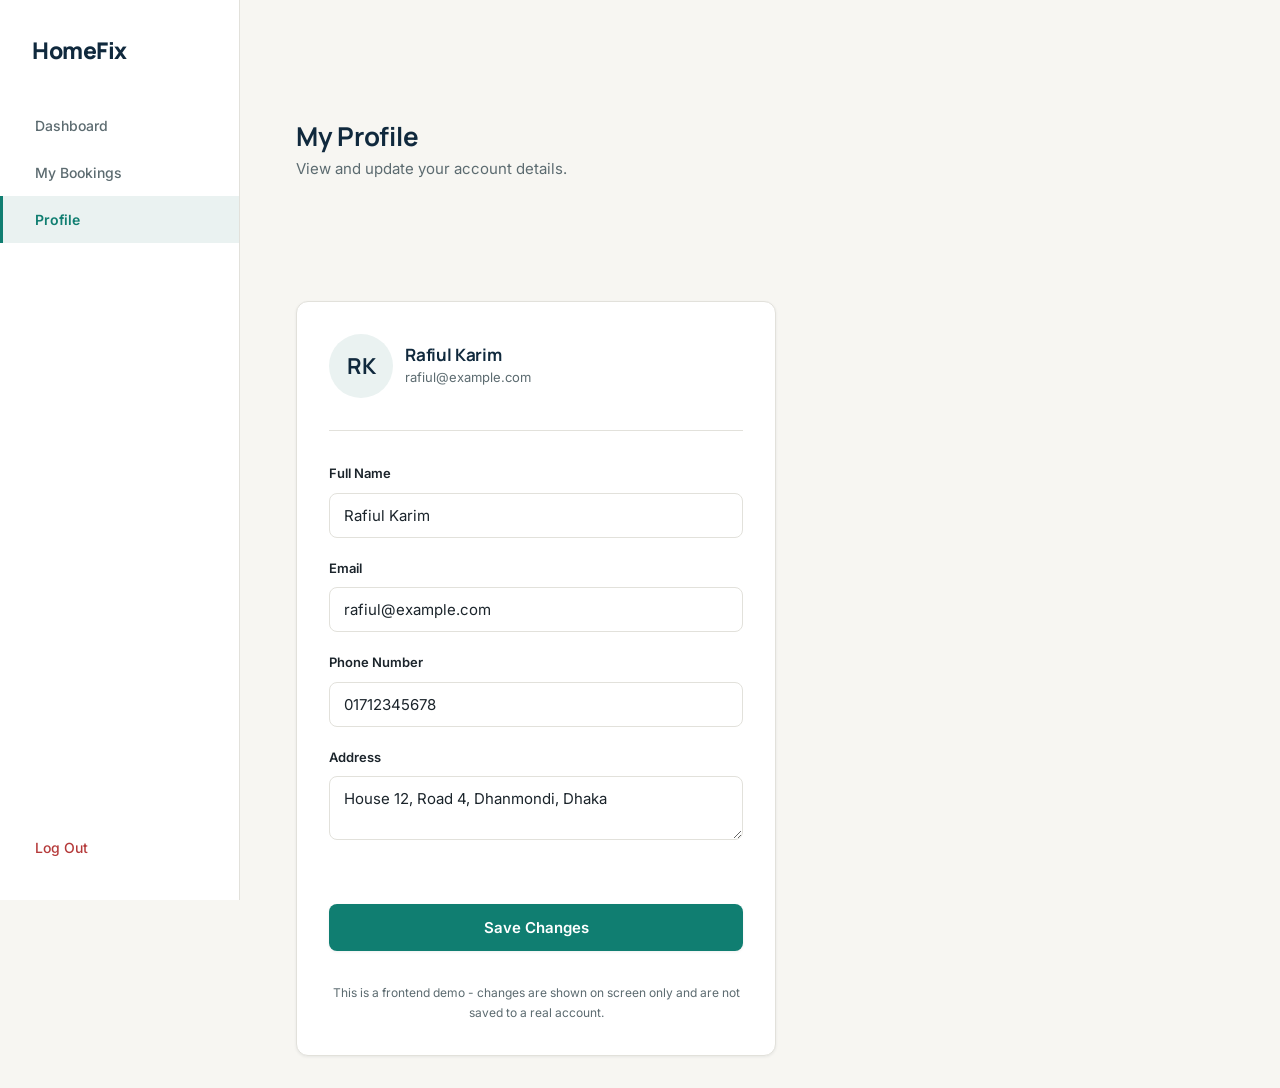
<file: profile.html>
<!DOCTYPE html>
<html lang="en">
<head>
  <meta charset="UTF-8">
  <meta name="viewport" content="width=device-width, initial-scale=1.0">
  <title>My Profile - HomeFix</title>

  <!-- Google Fonts: Manrope for headings, Inter for body text -->
  <link rel="preconnect" href="https://fonts.googleapis.com">
  <link href="https://fonts.googleapis.com/css2?family=Manrope:wght@600;700;800&family=Inter:wght@400;500;600&display=swap" rel="stylesheet">

  <!-- Link to our main stylesheet (shared across every page) -->
  <link rel="stylesheet" href="css/style.css">
</head>
<body>

  <!-- Same sidebar layout as dashboard.html, so this feels like part of
       the same logged-in area rather than a separate mini-app. -->
  <div class="app-layout">

    <aside class="app-sidebar">
      <a href="index.html" class="logo app-sidebar-logo">HomeFix</a>

      <nav class="app-sidebar-nav">
        <a href="dashboard.html" class="app-nav-link">Dashboard</a>
        <a href="dashboard.html#booking-history" class="app-nav-link">My Bookings</a>
        <a href="profile.html" class="app-nav-link active">Profile</a>
      </nav>

      <button type="button" class="app-nav-link app-logout-btn" id="logoutBtn">Log Out</button>
    </aside>


    <main class="app-main">

      <section class="dash-welcome">
        <h1>My Profile</h1>
        <p>View and update your account details.</p>
      </section>

      <section class="dash-card profile-page-card">

        <div class="profile-summary profile-page-summary">
          <div class="profile-avatar" id="profileAvatar">RK</div>
          <div class="profile-info">
            <h3 id="profileDisplayName">-</h3>
            <p id="profileDisplayEmail">-</p>
          </div>
        </div>

        <!-- Frontend-only form: there is no backend, so "saving" just
             confirms the values on screen. Nothing is sent anywhere. -->
        <form id="profileForm" class="auth-form" novalidate>

          <div class="form-field">
            <label for="profileName">Full Name</label>
            <input type="text" id="profileName" name="profileName" autocomplete="name">
          </div>

          <div class="form-field">
            <label for="profileEmailInput">Email</label>
            <input type="email" id="profileEmailInput" name="profileEmailInput" autocomplete="email">
          </div>

          <div class="form-field">
            <label for="profilePhoneInput">Phone Number</label>
            <input type="tel" id="profilePhoneInput" name="profilePhoneInput" autocomplete="tel">
          </div>

          <div class="form-field">
            <label for="profileAddressInput">Address</label>
            <textarea id="profileAddressInput" name="profileAddressInput" rows="2"></textarea>
          </div>

          <p class="form-success" id="profileSaveMessage"></p>

          <button type="submit" class="btn btn-primary btn-block">Save Changes</button>
          <p class="summary-note profile-demo-note">This is a frontend demo - changes are shown on screen only and are not saved to a real account.</p>
        </form>

      </section>

    </main>
  </div>

  <!-- Shared JavaScript file (nav toggle, footer year, form validation,
       service data, dashboard/admin logic, and now this page's profile logic) -->
  <script src="js/store.js"></script>
<script src="js/script.js"></script>
</body>
</html>
</file>
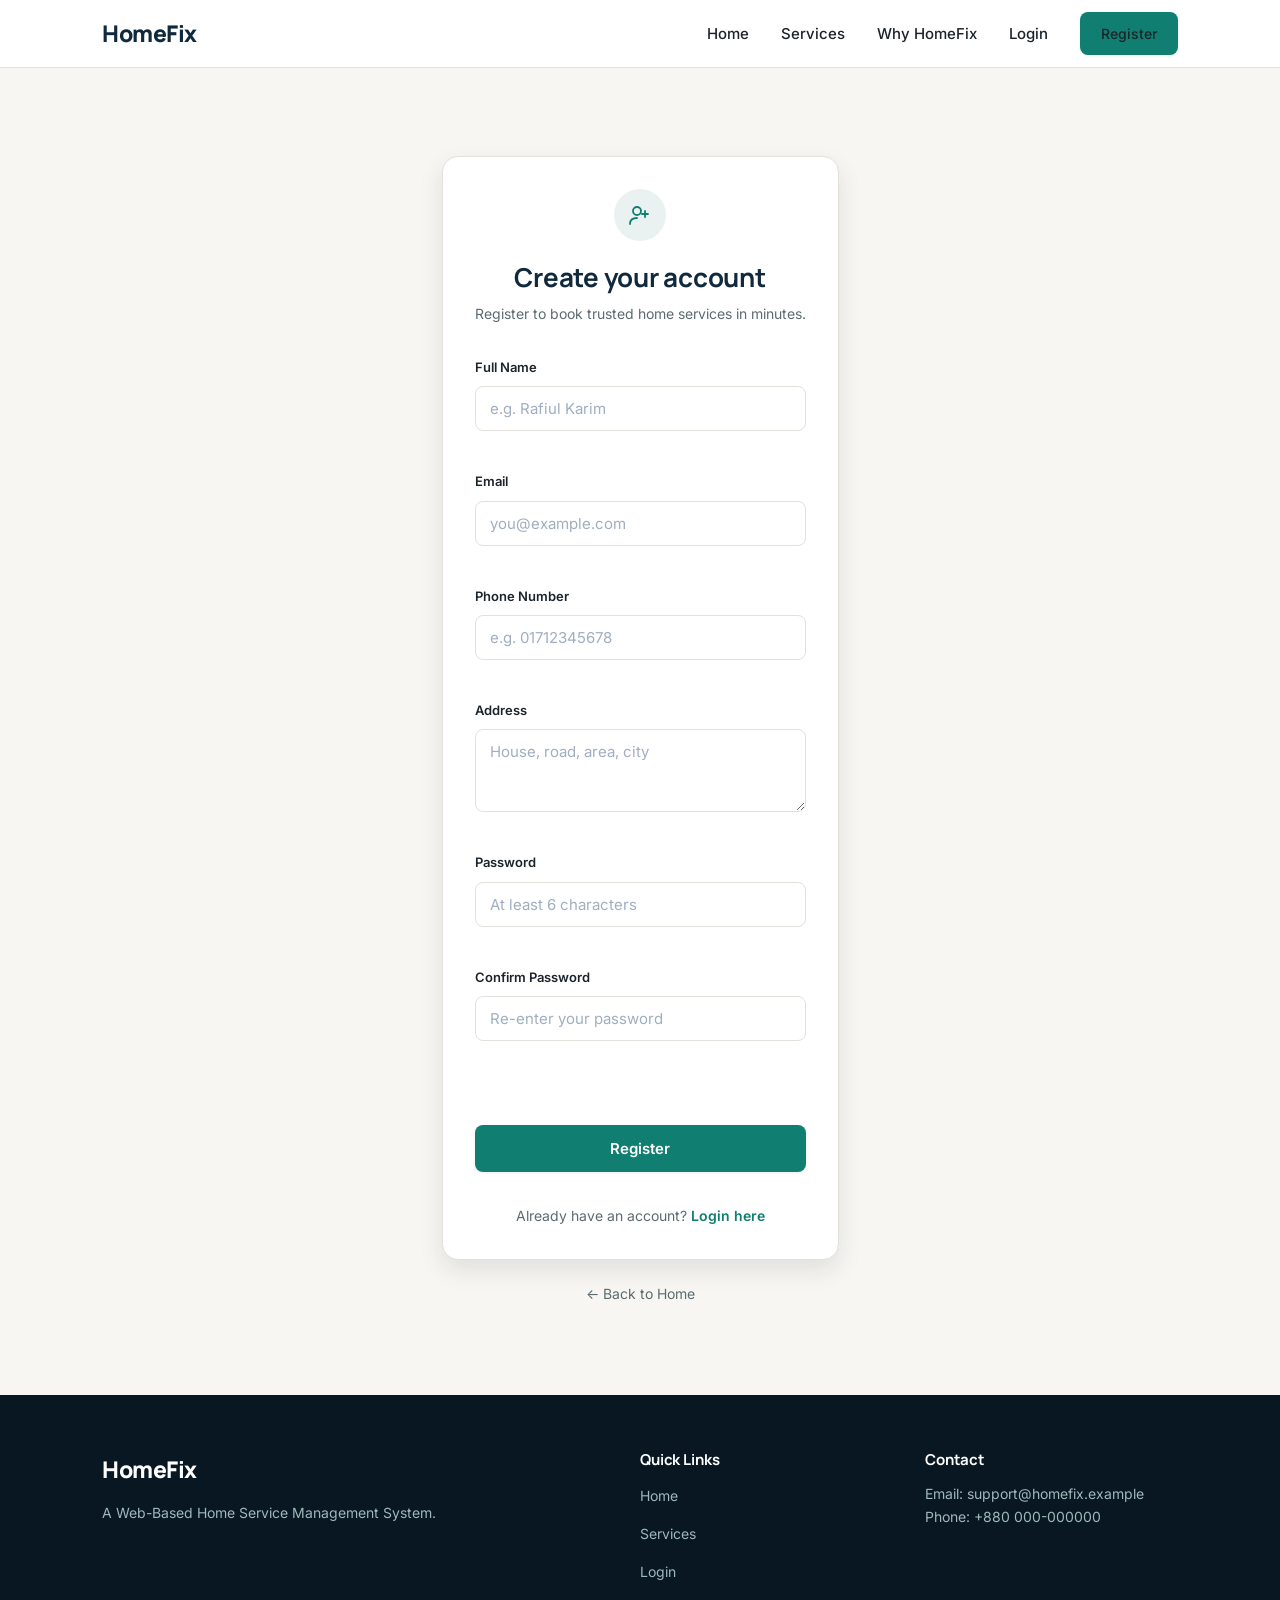
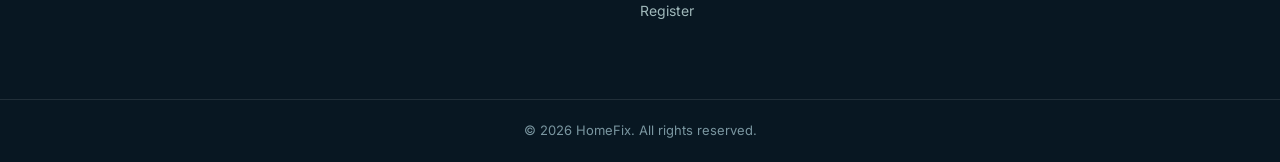
<file: register.html>
<!DOCTYPE html>
<html lang="en">
<head>
  <meta charset="UTF-8">
  <meta name="viewport" content="width=device-width, initial-scale=1.0">
  <title>Register - HomeFix</title>

  <!-- Google Fonts: Manrope for headings, Inter for body text -->
  <link rel="preconnect" href="https://fonts.googleapis.com">
  <link href="https://fonts.googleapis.com/css2?family=Manrope:wght@600;700;800&family=Inter:wght@400;500;600&display=swap" rel="stylesheet">

  <!-- Link to our main stylesheet (shared across every page) -->
  <link rel="stylesheet" href="css/style.css">
</head>
<body>

  <!-- ============================= -->
  <!-- HEADER / NAVIGATION BAR       -->
  <!-- Same navbar as index.html so the site feels consistent -->
  <!-- ============================= -->
  <header class="site-header">
    <nav class="navbar">

      <a href="index.html" class="logo">HomeFix</a>

      <ul class="nav-links" id="navLinks">
        <li><a href="index.html">Home</a></li>
        <li><a href="index.html#services">Services</a></li>
        <li><a href="index.html#why-us">Why HomeFix</a></li>
        <li><a href="login.html">Login</a></li>
        <li><a href="register.html" class="btn btn-primary">Register</a></li>
      </ul>

      <button class="nav-toggle" id="navToggle" aria-label="Toggle navigation menu" aria-expanded="false">
        <span></span>
        <span></span>
        <span></span>
      </button>

    </nav>
  </header>


  <!-- ============================= -->
  <!-- REGISTRATION SECTION          -->
  <!-- ============================= -->
  <section class="auth-section">
    <div class="container auth-container">

      <div class="auth-card auth-card-wide">

        <div class="auth-card-header">
          <div class="auth-card-icon"><svg aria-hidden="true" viewBox="0 0 24 24" fill="none" stroke="currentColor" stroke-width="1.8" stroke-linecap="round" stroke-linejoin="round"><circle cx="9" cy="8" r="4"/><path d="M2 21c0-4 3-6 7-6"/><line x1="17" y1="8" x2="17" y2="14"/><line x1="14" y1="11" x2="20" y2="11"/></svg></div>
          <h1>Create your account</h1>
          <p>Register to book trusted home services in minutes.</p>
        </div>

        <!-- Frontend-only form: no backend, so we prevent the real
             submit and just run basic validation with JavaScript -->
        <form id="registerForm" class="auth-form" novalidate>

          <div class="form-field">
            <label for="fullName">Full Name</label>
            <input
              type="text"
              id="fullName"
              name="fullName"
              placeholder="e.g. Rafiul Karim"
              autocomplete="name"
              required
            >
            <span class="field-error" id="fullNameError"></span>
          </div>

          <div class="form-field">
            <label for="regEmail">Email</label>
            <input
              type="email"
              id="regEmail"
              name="regEmail"
              placeholder="you@example.com"
              autocomplete="email"
              required
            >
            <span class="field-error" id="regEmailError"></span>
          </div>

          <div class="form-field">
            <label for="phoneNumber">Phone Number</label>
            <input
              type="tel"
              id="phoneNumber"
              name="phoneNumber"
              placeholder="e.g. 01712345678"
              autocomplete="tel"
              required
            >
            <span class="field-error" id="phoneNumberError"></span>
          </div>

          <div class="form-field">
            <label for="address">Address</label>
            <textarea
              id="address"
              name="address"
              rows="3"
              placeholder="House, road, area, city"
              required
            ></textarea>
            <span class="field-error" id="addressError"></span>
          </div>

          <div class="form-field">
            <label for="regPassword">Password</label>
            <input
              type="password"
              id="regPassword"
              name="regPassword"
              placeholder="At least 6 characters"
              autocomplete="new-password"
              required
            >
            <span class="field-error" id="regPasswordError"></span>
          </div>

          <div class="form-field">
            <label for="confirmPassword">Confirm Password</label>
            <input
              type="password"
              id="confirmPassword"
              name="confirmPassword"
              placeholder="Re-enter your password"
              autocomplete="new-password"
              required
            >
            <span class="field-error" id="confirmPasswordError"></span>
          </div>

          <!-- Shown only if registration passes validation (demo purposes only) -->
          <p class="form-success" id="registerSuccess"></p>

          <button type="submit" class="btn btn-primary btn-block">Register</button>

        </form>

        <p class="auth-switch">
          Already have an account? <a href="login.html">Login here</a>
        </p>

      </div>

      <p class="auth-back-link">
        <a href="index.html">&larr; Back to Home</a>
      </p>

    </div>
  </section>


  <!-- ============================= -->
  <!-- FOOTER                        -->
  <!-- Same footer as index.html      -->
  <!-- ============================= -->
  <footer class="site-footer">
    <div class="container footer-content">

      <div class="footer-brand">
        <span class="logo">HomeFix</span>
        <p>A Web-Based Home Service Management System.</p>
      </div>

      <div class="footer-links">
        <h4>Quick Links</h4>
        <ul>
          <li><a href="index.html">Home</a></li>
          <li><a href="index.html#services">Services</a></li>
          <li><a href="login.html">Login</a></li>
          <li><a href="register.html">Register</a></li>
        </ul>
      </div>

      <div class="footer-contact">
        <h4>Contact</h4>
        <p>Email: support@homefix.example</p>
        <p>Phone: +880 000-000000</p>
      </div>

    </div>

    <p class="footer-bottom">
      &copy; <span id="currentYear"></span> HomeFix. All rights reserved.
    </p>
  </footer>


  <!-- Shared JavaScript file (nav toggle, footer year, login + register validation) -->
  <script src="js/store.js"></script>
<script src="js/script.js"></script>
</body>
</html>
</file>
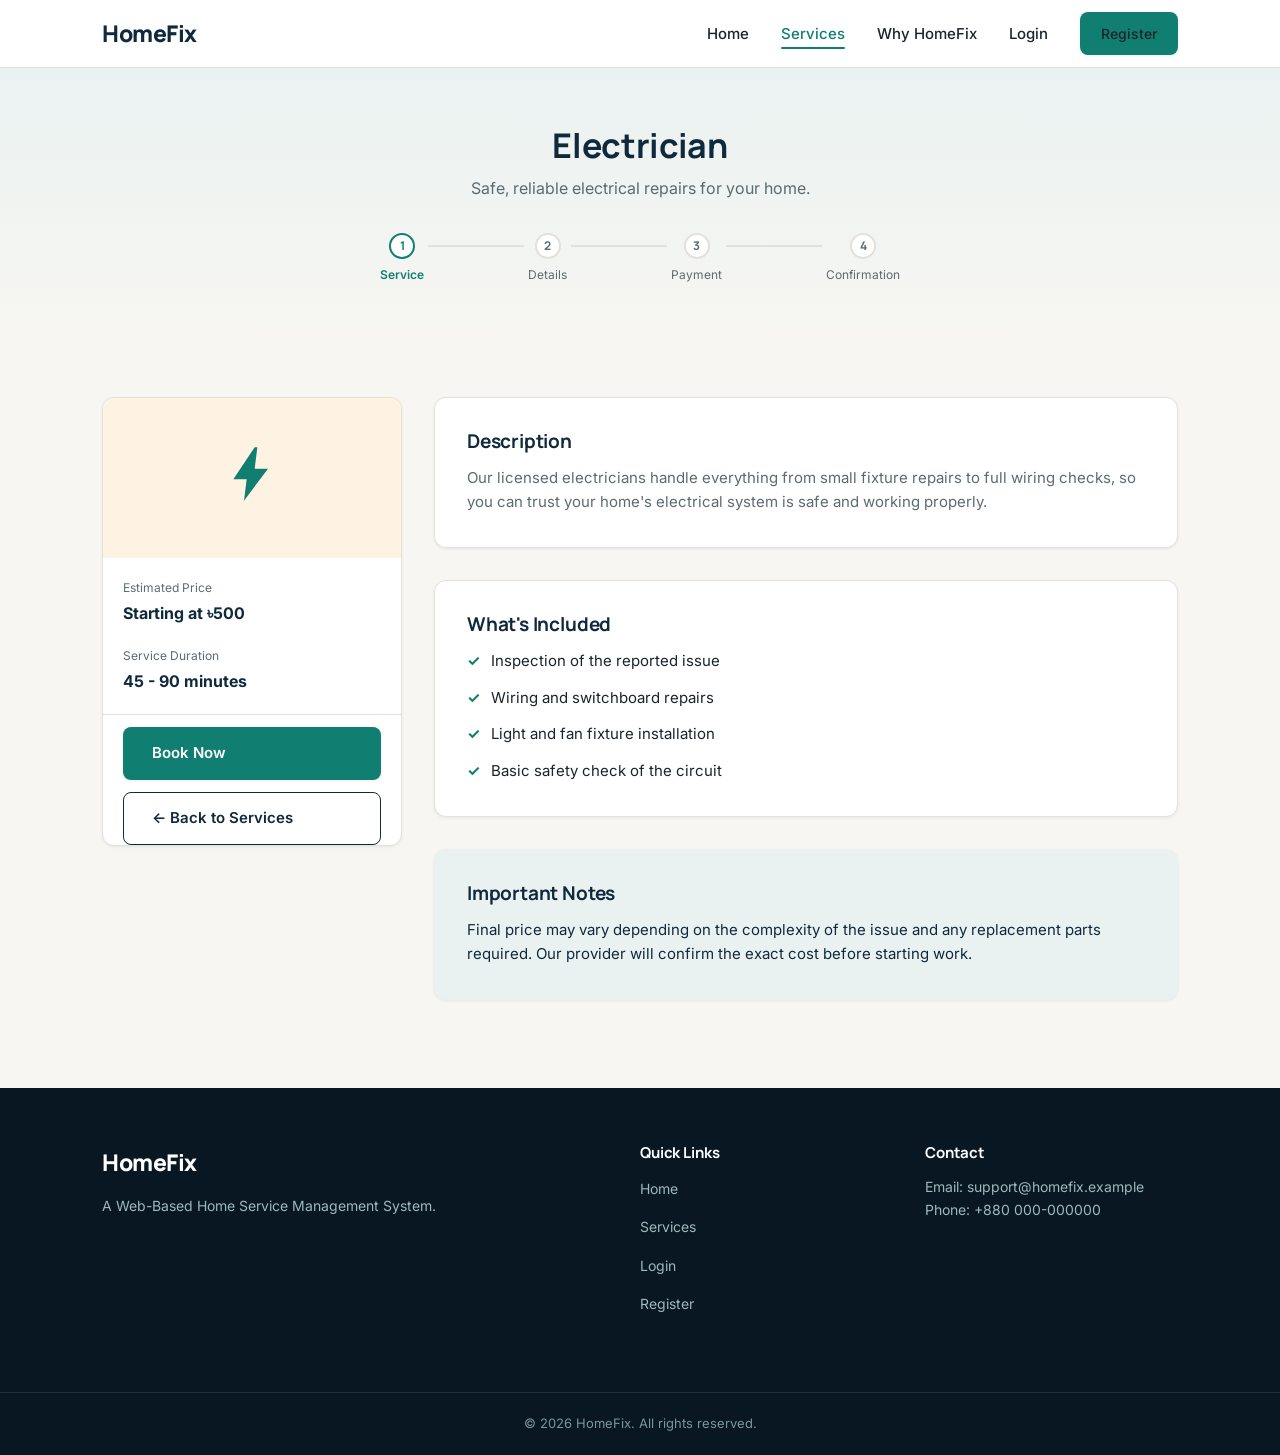
<file: service-details.html>
<!DOCTYPE html>
<html lang="en">
<head>
  <meta charset="UTF-8">
  <meta name="viewport" content="width=device-width, initial-scale=1.0">
  <title>Service Details - HomeFix</title>

  <!-- Google Fonts: Manrope for headings, Inter for body text -->
  <link rel="preconnect" href="https://fonts.googleapis.com">
  <link href="https://fonts.googleapis.com/css2?family=Manrope:wght@600;700;800&family=Inter:wght@400;500;600&display=swap" rel="stylesheet">

  <!-- Link to our main stylesheet (shared across every page) -->
  <link rel="stylesheet" href="css/style.css">
</head>
<body>

  <!-- ============================= -->
  <!-- HEADER / NAVIGATION BAR       -->
  <!-- Same navbar as index.html so the site feels consistent -->
  <!-- ============================= -->
  <header class="site-header">
    <nav class="navbar">

      <a href="index.html" class="logo">HomeFix</a>

      <ul class="nav-links" id="navLinks">
        <li><a href="index.html">Home</a></li>
        <li><a href="services.html" class="nav-active">Services</a></li>
        <li><a href="index.html#why-us">Why HomeFix</a></li>
        <li><a href="login.html">Login</a></li>
        <li><a href="register.html" class="btn btn-primary">Register</a></li>
      </ul>

      <button class="nav-toggle" id="navToggle" aria-label="Toggle navigation menu" aria-expanded="false">
        <span></span>
        <span></span>
        <span></span>
      </button>

    </nav>
  </header>


  <!-- ============================= -->
  <!-- PAGE HEADER (filled in by JS) -->
  <!-- ============================= -->
  <section class="page-header">
    <div class="container">
      <!-- These two lines start empty and are filled in by script.js
           based on the ?service= value in the page URL -->
      <h1 id="serviceName">Service</h1>
      <p id="serviceTagline">Loading service details...</p>

      <div class="flow-stepper">
        <div class="flow-step is-current"><span class="flow-step-dot">1</span><span class="flow-step-label">Service</span></div>
        <div class="flow-line"></div>
        <div class="flow-step"><span class="flow-step-dot">2</span><span class="flow-step-label">Details</span></div>
        <div class="flow-line"></div>
        <div class="flow-step"><span class="flow-step-dot">3</span><span class="flow-step-label">Payment</span></div>
        <div class="flow-line"></div>
        <div class="flow-step"><span class="flow-step-dot">4</span><span class="flow-step-label">Confirmation</span></div>
      </div>
    </div>
  </section>


  <!-- ============================= -->
  <!-- SERVICE DETAILS SECTION       -->
  <!-- ============================= -->
  <section class="details-page">
    <div class="container">

      <div class="details-grid">

        <!-- Left column: image panel + quick facts -->
        <div class="details-side">

          <div class="service-card-image details-image" id="serviceImage">
            <span id="serviceIcon"><svg aria-hidden="true" viewBox="0 0 24 24" fill="none" stroke="currentColor" stroke-width="2" stroke-linecap="round" stroke-linejoin="round" width="100%" height="100%"><circle cx="12" cy="12" r="3"/><path d="M12 2v3M12 19v3M4.2 4.2l2.1 2.1M17.7 17.7l2.1 2.1M2 12h3M19 12h3M4.2 19.8l2.1-2.1M17.7 6.3l2.1-2.1"/></svg></span>
          </div>

          <div class="details-facts">
            <div class="details-fact">
              <span class="details-fact-label">Estimated Price</span>
              <span class="details-fact-value" id="servicePrice">-</span>
            </div>
            <div class="details-fact">
              <span class="details-fact-label">Service Duration</span>
              <span class="details-fact-value" id="serviceDuration">-</span>
            </div>
          </div>

          <a href="booking.html" id="bookNowBtn" class="btn btn-primary btn-block">Book Now</a>
          <a href="services.html" class="btn btn-secondary btn-block details-back-btn">&larr; Back to Services</a>

        </div>

        <!-- Right column: description, what's included, notes -->
        <div class="details-main">

          <div class="details-block">
            <h2>Description</h2>
            <p id="serviceDescription">Loading...</p>
          </div>

          <div class="details-block">
            <h2>What's Included</h2>
            <ul class="details-list" id="serviceIncludes">
              <!-- List items are added here by script.js -->
            </ul>
          </div>

          <div class="details-block details-notes">
            <h2>Important Notes</h2>
            <p id="serviceNotes">Loading...</p>
          </div>

        </div>

      </div>

    </div>
  </section>


  <!-- ============================= -->
  <!-- FOOTER                        -->
  <!-- Same footer as index.html      -->
  <!-- ============================= -->
  <footer class="site-footer">
    <div class="container footer-content">

      <div class="footer-brand">
        <span class="logo">HomeFix</span>
        <p>A Web-Based Home Service Management System.</p>
      </div>

      <div class="footer-links">
        <h4>Quick Links</h4>
        <ul>
          <li><a href="index.html">Home</a></li>
          <li><a href="services.html">Services</a></li>
          <li><a href="login.html">Login</a></li>
          <li><a href="register.html">Register</a></li>
        </ul>
      </div>

      <div class="footer-contact">
        <h4>Contact</h4>
        <p>Email: support@homefix.example</p>
        <p>Phone: +880 000-000000</p>
      </div>

    </div>

    <p class="footer-bottom">
      &copy; <span id="currentYear"></span> HomeFix. All rights reserved.
    </p>
  </footer>


  <!-- Shared JavaScript file (nav toggle, footer year, form validation,
       and now the logic that fills in this page's service details) -->
  <script src="js/store.js"></script>
<script src="js/script.js"></script>
</body>
</html>
</file>
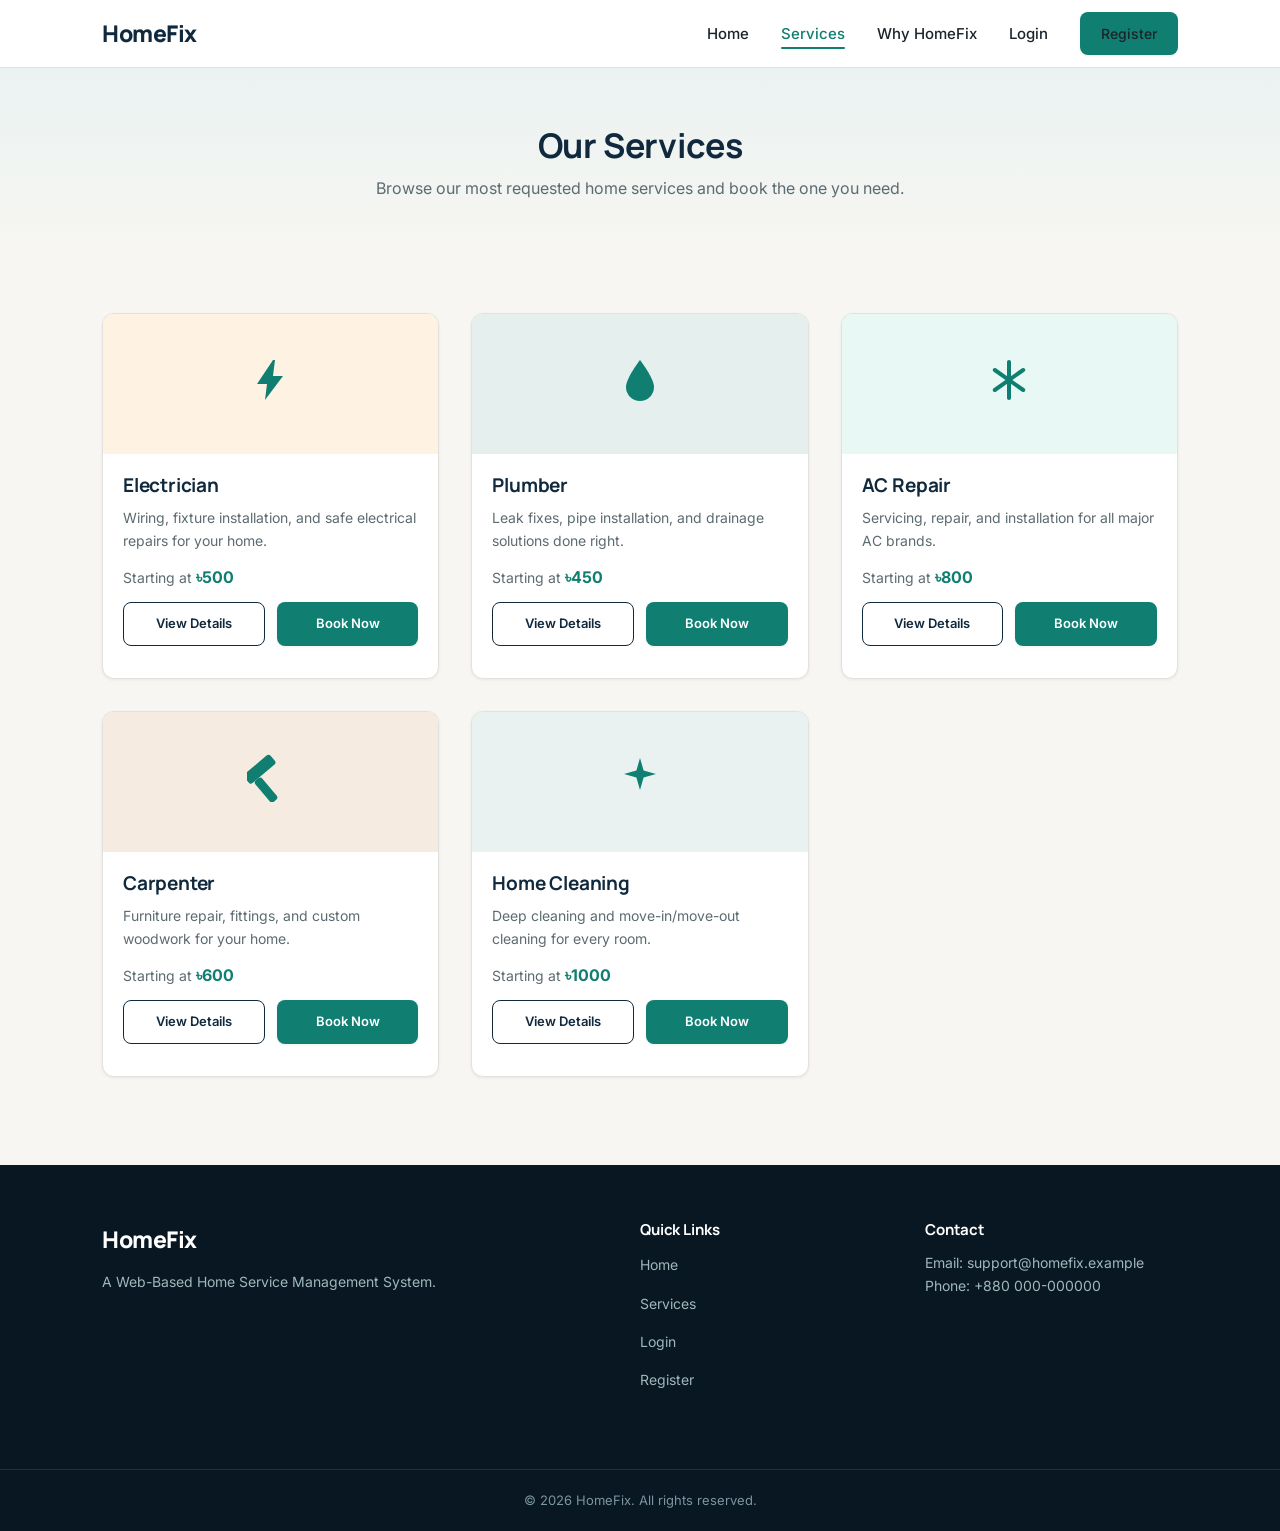
<file: services.html>
<!DOCTYPE html>
<html lang="en">
<head>
  <meta charset="UTF-8">
  <meta name="viewport" content="width=device-width, initial-scale=1.0">
  <title>Our Services - HomeFix</title>

  <!-- Google Fonts: Manrope for headings, Inter for body text -->
  <link rel="preconnect" href="https://fonts.googleapis.com">
  <link href="https://fonts.googleapis.com/css2?family=Manrope:wght@600;700;800&family=Inter:wght@400;500;600&display=swap" rel="stylesheet">

  <!-- Link to our main stylesheet (shared across every page) -->
  <link rel="stylesheet" href="css/style.css">
</head>
<body>

  <!-- ============================= -->
  <!-- HEADER / NAVIGATION BAR       -->
  <!-- Same navbar as index.html so the site feels consistent -->
  <!-- ============================= -->
  <header class="site-header">
    <nav class="navbar">

      <a href="index.html" class="logo">HomeFix</a>

      <ul class="nav-links" id="navLinks">
        <li><a href="index.html">Home</a></li>
        <li><a href="services.html" class="nav-active">Services</a></li>
        <li><a href="index.html#why-us">Why HomeFix</a></li>
        <li><a href="login.html">Login</a></li>
        <li><a href="register.html" class="btn btn-primary">Register</a></li>
      </ul>

      <button class="nav-toggle" id="navToggle" aria-label="Toggle navigation menu" aria-expanded="false">
        <span></span>
        <span></span>
        <span></span>
      </button>

    </nav>
  </header>


  <!-- ============================= -->
  <!-- PAGE HEADER                   -->
  <!-- ============================= -->
  <section class="page-header">
    <div class="container">
      <h1>Our Services</h1>
      <p>Browse our most requested home services and book the one you need.</p>
    </div>
  </section>


  <!-- ============================= -->
  <!-- SERVICES FULL LIST SECTION    -->
  <!-- ============================= -->
  <section class="services-page">
    <div class="container">

      <div class="services-grid-full">

        <!-- Service: Electrician -->
        <div class="service-card-full">
          <div class="service-card-image service-img-electrician">
            <span><svg aria-hidden="true" viewBox="0 0 24 24" fill="currentColor" width="48" height="48"><path d="M13 2L5 14h5l-1 8 9-12h-5l1-8z"/></svg></span>
          </div>
          <div class="service-card-body">
            <h3>Electrician</h3>
            <p>Wiring, fixture installation, and safe electrical repairs for your home.</p>
            <p class="service-price">Starting at <strong>৳500</strong></p>
            <div class="service-card-actions">
              <a href="service-details.html?service=electrician" class="btn btn-secondary btn-sm">View Details</a>
              <a href="booking.html?service=electrician" class="btn btn-primary btn-sm">Book Now</a>
            </div>
          </div>
        </div>

        <!-- Service: Plumber -->
        <div class="service-card-full">
          <div class="service-card-image service-img-plumber">
            <span><svg aria-hidden="true" viewBox="0 0 24 24" fill="currentColor" width="48" height="48"><path d="M12 2C12 2 5 11 5 15.5a7 7 0 0 0 14 0C19 11 12 2 12 2z"/></svg></span>
          </div>
          <div class="service-card-body">
            <h3>Plumber</h3>
            <p>Leak fixes, pipe installation, and drainage solutions done right.</p>
            <p class="service-price">Starting at <strong>৳450</strong></p>
            <div class="service-card-actions">
              <a href="service-details.html?service=plumber" class="btn btn-secondary btn-sm">View Details</a>
              <a href="booking.html?service=plumber" class="btn btn-primary btn-sm">Book Now</a>
            </div>
          </div>
        </div>

        <!-- Service: AC Repair -->
        <div class="service-card-full">
          <div class="service-card-image service-img-ac">
            <span><svg aria-hidden="true" viewBox="0 0 24 24" fill="none" stroke="currentColor" stroke-width="2" stroke-linecap="round" width="48" height="48"><line x1="12" y1="3" x2="12" y2="21"/><line x1="4.9" y1="7" x2="19.1" y2="17"/><line x1="19.1" y1="7" x2="4.9" y2="17"/></svg></span>
          </div>
          <div class="service-card-body">
            <h3>AC Repair</h3>
            <p>Servicing, repair, and installation for all major AC brands.</p>
            <p class="service-price">Starting at <strong>৳800</strong></p>
            <div class="service-card-actions">
              <a href="service-details.html?service=ac-repair" class="btn btn-secondary btn-sm">View Details</a>
              <a href="booking.html?service=ac-repair" class="btn btn-primary btn-sm">Book Now</a>
            </div>
          </div>
        </div>

        <!-- Service: Carpenter -->
        <div class="service-card-full">
          <div class="service-card-image service-img-carpenter">
            <span><svg aria-hidden="true" viewBox="0 0 24 24" fill="currentColor" width="48" height="48"><g transform="rotate(-40 12 12)"><rect x="2" y="2" width="17" height="6" rx="1.5"/><rect x="4" y="8" width="4.5" height="14" rx="1.5"/></g></svg></span>
          </div>
          <div class="service-card-body">
            <h3>Carpenter</h3>
            <p>Furniture repair, fittings, and custom woodwork for your home.</p>
            <p class="service-price">Starting at <strong>৳600</strong></p>
            <div class="service-card-actions">
              <a href="service-details.html?service=carpenter" class="btn btn-secondary btn-sm">View Details</a>
              <a href="booking.html?service=carpenter" class="btn btn-primary btn-sm">Book Now</a>
            </div>
          </div>
        </div>

        <!-- Service: Home Cleaning -->
        <div class="service-card-full">
          <div class="service-card-image service-img-cleaning">
            <span><svg aria-hidden="true" viewBox="0 0 24 24" fill="currentColor" width="48" height="48"><path d="M12 2l1.8 6.2L20 10l-6.2 1.8L12 18l-1.8-6.2L4 10l6.2-1.8z"/></svg></span>
          </div>
          <div class="service-card-body">
            <h3>Home Cleaning</h3>
            <p>Deep cleaning and move-in/move-out cleaning for every room.</p>
            <p class="service-price">Starting at <strong>৳1000</strong></p>
            <div class="service-card-actions">
              <a href="service-details.html?service=home-cleaning" class="btn btn-secondary btn-sm">View Details</a>
              <a href="booking.html?service=home-cleaning" class="btn btn-primary btn-sm">Book Now</a>
            </div>
          </div>
        </div>

      </div>

    </div>
  </section>


  <!-- ============================= -->
  <!-- FOOTER                        -->
  <!-- Same footer as index.html      -->
  <!-- ============================= -->
  <footer class="site-footer">
    <div class="container footer-content">

      <div class="footer-brand">
        <span class="logo">HomeFix</span>
        <p>A Web-Based Home Service Management System.</p>
      </div>

      <div class="footer-links">
        <h4>Quick Links</h4>
        <ul>
          <li><a href="index.html">Home</a></li>
          <li><a href="services.html">Services</a></li>
          <li><a href="login.html">Login</a></li>
          <li><a href="register.html">Register</a></li>
        </ul>
      </div>

      <div class="footer-contact">
        <h4>Contact</h4>
        <p>Email: support@homefix.example</p>
        <p>Phone: +880 000-000000</p>
      </div>

    </div>

    <p class="footer-bottom">
      &copy; <span id="currentYear"></span> HomeFix. All rights reserved.
    </p>
  </footer>


  <!-- Shared JavaScript file (nav toggle, footer year, form validation) -->
  <script src="js/store.js"></script>
<script src="js/script.js"></script>
</body>
</html>
</file>
<file: css/style.css>
/* =========================================================
   HOMEFIX STYLESHEET
   Organized into sections:
   1. CSS Variables (design system)
   2. Reset & Base styles
   3. Layout helpers
   4. Buttons
   5. Header / Navbar
   6. Hero section
   7. Intro section
   8. Services section
   9. Why Choose Us section
   10. Call To Action section
   11. Footer
   12. Responsive media queries
   13. Auth pages (Login / Register)
   14. Services page (services.html)
   15. Service Details page
   16. Booking page
   17. Payment page
   18. App layout (sidebar, used by Dashboard + Admin)
   19. Customer Dashboard
   20. Admin Dashboard (overview)
   21. Admin Panel management sections
   ========================================================= */


/* =========================================================
   1. CSS VARIABLES
   Change a value here and it updates everywhere it's used.
   ========================================================= */
:root {
  /* ===== Color system =====
     Deep navy (primary) + refined teal (accent) + warm off-white
     background, instead of the old flat blue-on-white palette.
     Semantic names so the intent of each color is obvious at a glance. */
  --primary: #10293D;         /* navy - headers, dark sidebar, strong headings */
  --primary-dark: #081722;    /* darker navy - hover state on dark elements */
  --accent: #107E71;          /* teal - primary buttons, links, active states (WCAG AA on white) */
  --accent-dark: #0E6F64;     /* darker teal - hover state on accent elements */
  --accent-warm: #D98A3D;     /* warm terracotta - used sparingly for highlights */

  --background: #F7F6F2;      /* soft warm off-white - page background */
  --surface: #FFFFFF;         /* card / panel background */
  --surface-alt: #EAF2F1;     /* light teal-tinted background - section fills, hover, selected state */
  --white: #FFFFFF;           /* literal white - text/icons on dark backgrounds */

  --text-primary: #1B242B;    /* charcoal - headings, body text */
  --text-secondary: #5C6B70;  /* muted charcoal-gray - captions, helper text */
  --border: #E2E1DB;          /* soft neutral border */

  --success: #227644;
  --success-dark: #1B5F36;
  --success-bg: #DFF4E6;
  --warning: #945A16;
  --warning-bg: #FBEEDC;
  --danger: #B53A3A;
  --danger-bg: #FBE7E7;

  /* Typography */
  --font-heading: 'Manrope', 'Segoe UI', Arial, sans-serif;
  --font-body: 'Inter', 'Segoe UI', Arial, sans-serif;

  /* Spacing (based on an 8px unit) */
  --space-xs: 8px;
  --space-sm: 12px;
  --space-md: 20px;
  --space-lg: 32px;
  --space-xl: 56px;
  --space-2xl: 88px;

  /* Shared values */
  --radius-sm: 8px;
  --radius: 12px;
  --radius-lg: 16px;
  --max-width: 1140px;

  /* Shadows - used sparingly, not on every element */
  --shadow-sm: 0 1px 3px rgba(16, 32, 45, 0.07);
  --shadow-md: 0 10px 24px rgba(16, 32, 45, 0.10);
  --shadow-lg: 0 20px 45px rgba(16, 32, 45, 0.16);
}


/* =========================================================
   2. RESET & BASE STYLES
   ========================================================= */
* {
  margin: 0;
  padding: 0;
  box-sizing: border-box; /* padding/border no longer add to element width */
}

html {
  scroll-behavior: smooth;
}

body {
  font-family: var(--font-body);
  font-size: 16px;
  color: var(--text-primary);
  background-color: var(--background);
  line-height: 1.65;
  -webkit-font-smoothing: antialiased;
}

h1, h2, h3, h4 {
  font-family: var(--font-heading);
  color: var(--primary);
  line-height: 1.25;
  letter-spacing: -0.01em;
}

p {
  color: var(--text-primary);
}

a {
  text-decoration: none;
  color: inherit;
}

ul {
  list-style: none;
}

img {
  max-width: 100%;
  display: block;
}

/* Consistent keyboard-focus outline across the whole site. Uses
   :focus-visible so it only shows for keyboard navigation, not
   every mouse click - matches the new accent color instead of
   leaving it to each browser's inconsistent default. */
a:focus-visible,
button:focus-visible,
input:focus-visible,
textarea:focus-visible,
select:focus-visible {
  outline: 2px solid var(--accent);
  outline-offset: 2px;
}


/* =========================================================
   3. LAYOUT HELPERS
   ========================================================= */

/* Centers content and keeps a max width on large screens */
.container {
  max-width: var(--max-width);
  margin: 0 auto;
  padding: 0 var(--space-lg);
}

/* Generic section spacing so every section feels consistent */
section {
  padding: var(--space-2xl) 0;
}

.section-subtitle {
  color: var(--text-secondary);
  font-size: 16px;
  margin-top: -var(--space-sm);
  margin-bottom: var(--space-lg);
}

h2 {
  font-size: 32px;
  font-weight: 700;
  margin-bottom: var(--space-sm);
}


/* =========================================================
   4. BUTTONS
   ========================================================= */
.btn {
  display: inline-flex;
  align-items: center;
  justify-content: center;
  padding: 13px 28px;
  border-radius: var(--radius-sm);
  font-family: var(--font-body);
  font-weight: 600;
  font-size: 15px;
  cursor: pointer;
  border: 1.5px solid transparent;
  transition: background-color 0.2s ease, border-color 0.2s ease,
              transform 0.15s ease, box-shadow 0.2s ease;
}

.btn-primary {
  background-color: var(--accent);
  color: var(--white);
  box-shadow: var(--shadow-sm);
}

.btn-primary:hover {
  background-color: var(--accent-dark);
  transform: translateY(-2px);
  box-shadow: var(--shadow-md);
}

.btn-secondary {
  background-color: transparent;
  color: var(--primary);
  border-color: var(--primary);
}

.btn-secondary:hover {
  background-color: var(--surface-alt);
  transform: translateY(-2px);
}


/* =========================================================
   5. HEADER / NAVBAR
   ========================================================= */
.site-header {
  background-color: var(--white);
  border-bottom: 1px solid var(--border);
  position: sticky;
  top: 0;
  z-index: 100;
}

.navbar {
  max-width: var(--max-width);
  margin: 0 auto;
  padding: var(--space-sm) var(--space-lg);
  display: flex;
  align-items: center;
  justify-content: space-between;
}

.logo {
  font-family: var(--font-heading);
  font-size: 23px;
  font-weight: 800;
  color: var(--primary);
  letter-spacing: -0.02em;
}

.nav-links {
  display: flex;
  align-items: center;
  gap: var(--space-lg);
}

.nav-links a {
  position: relative;
  font-size: 15px;
  font-weight: 500;
  color: var(--text-primary);
  transition: color 0.2s ease;
}

.nav-links a:hover {
  color: var(--accent);
}

/* Marks the current page in the top navbar - a small underline dash
   rather than a full color swap, so it stays subtle */
.nav-links a.nav-active {
  color: var(--accent);
}

.nav-links a.nav-active::after {
  content: "";
  position: absolute;
  left: 0;
  right: 0;
  bottom: -6px;
  height: 2px;
  border-radius: 2px;
  background-color: var(--accent);
}

/* Register button sits inside the nav, so it needs a tighter fit
   than the large hero/CTA buttons */
.nav-links .btn {
  padding: 9px 20px;
  font-size: 14px;
}

.nav-links .btn:hover {
  transform: none; /* keep the nav button steady, only the color shifts */
}

/* Hamburger menu button (hidden on desktop, shown on mobile) */
.nav-toggle {
  display: none;
  flex-direction: column;
  justify-content: space-between;
  width: 26px;
  height: 18px;
  background: none;
  border: none;
  cursor: pointer;
  padding: 0;
}

.nav-toggle span {
  display: block;
  height: 2.5px;
  width: 100%;
  background-color: var(--primary);
  border-radius: 2px;
  transition: transform 0.2s ease;
}


/* =========================================================
   6. HERO SECTION
   ========================================================= */
.hero {
  background: linear-gradient(180deg, var(--surface-alt) 0%, var(--background) 100%);
  padding: var(--space-2xl) 0;
  overflow: hidden;
}

.hero .container {
  display: flex;
  align-items: center;
  gap: var(--space-2xl);
}

.hero-content {
  flex: 1 1 480px;
  max-width: 560px;
  animation: heroFadeUp 0.6s ease both;
}

.hero-eyebrow {
  display: inline-flex;
  align-items: center;
  gap: 8px;
  font-family: var(--font-body);
  font-size: 13px;
  font-weight: 600;
  color: var(--accent-dark);
  background-color: var(--surface);
  border: 1px solid var(--border);
  padding: 6px 14px;
  border-radius: 999px;
  margin-bottom: var(--space-md);
}

.hero-eyebrow::before {
  content: "";
  width: 7px;
  height: 7px;
  border-radius: 50%;
  background-color: var(--accent);
  flex-shrink: 0;
}

.hero h1 {
  font-size: 46px;
  font-weight: 800;
  margin-bottom: var(--space-md);
}

.hero p {
  font-size: 18px;
  color: var(--text-secondary);
  margin-bottom: var(--space-lg);
  max-width: 460px;
}

.hero-buttons {
  display: flex;
  gap: var(--space-md);
  flex-wrap: wrap;
}

/* ----- Hero visual: a small "product preview" card instead of a stock photo ----- */
.hero-visual {
  flex: 1 1 380px;
  max-width: 400px;
  animation: heroFadeUp 0.7s ease 0.1s both;
}

.hero-visual-card {
  background-color: var(--surface);
  border: 1px solid var(--border);
  border-radius: var(--radius-lg);
  box-shadow: var(--shadow-lg);
  padding: var(--space-lg);
}

.hero-visual-top {
  display: flex;
  align-items: center;
  gap: var(--space-md);
  margin-bottom: var(--space-lg);
}

.hero-visual-icon {
  width: 48px;
  height: 48px;
  flex-shrink: 0;
  display: flex;
  align-items: center;
  justify-content: center;
  color: var(--accent);
  background-color: var(--surface-alt);
  border-radius: 50%;
}

.hero-visual-icon svg {
  width: 24px;
  height: 24px;
}

.hero-visual-top strong {
  display: block;
  font-family: var(--font-heading);
  font-size: 16px;
  color: var(--text-primary);
  margin-bottom: 4px;
}

.hero-visual-tracker {
  margin: var(--space-lg) 0;
}

.hero-visual-provider {
  display: flex;
  justify-content: space-between;
  align-items: center;
  padding-top: var(--space-md);
  border-top: 1px solid var(--border);
  font-size: 13px;
  color: var(--text-secondary);
}

.hero-visual-provider strong {
  color: var(--text-primary);
  font-weight: 600;
}

.hero-visual-chips {
  display: flex;
  gap: var(--space-sm);
  margin-top: var(--space-md);
  justify-content: center;
}

.hero-visual-chip {
  width: 44px;
  height: 44px;
  display: flex;
  align-items: center;
  justify-content: center;
  color: var(--accent);
  background-color: var(--surface);
  border: 1px solid var(--border);
  border-radius: 50%;
  box-shadow: var(--shadow-sm);
}

.hero-visual-chip svg {
  width: 20px;
  height: 20px;
}

@keyframes heroFadeUp {
  from { opacity: 0; transform: translateY(14px); }
  to { opacity: 1; transform: translateY(0); }
}

@media (prefers-reduced-motion: reduce) {
  .hero-content, .hero-visual { animation: none; }
}


/* =========================================================
   7. INTRO SECTION
   ========================================================= */
.intro {
  text-align: center;
  padding: var(--space-xl) 0;
}

.intro .container {
  max-width: 760px;
}

.intro p {
  color: var(--text-secondary);
  font-size: 16px;
}


/* =========================================================
   8. SERVICES SECTION
   ========================================================= */
.services {
  background-color: var(--white);
  text-align: center;
}

.services-grid {
  display: grid;
  grid-template-columns: repeat(5, 1fr);
  gap: var(--space-md);
  text-align: left;
  margin-top: var(--space-lg);
}

.service-card {
  background-color: var(--white);
  border: 1px solid var(--border);
  border-radius: var(--radius);
  padding: var(--space-lg) var(--space-md);
  box-shadow: var(--shadow-sm);
  transition: transform 0.2s ease, box-shadow 0.2s ease, border-color 0.2s ease;
}

.service-card:hover {
  transform: translateY(-4px);
  box-shadow: var(--shadow-md);
  border-color: var(--accent);
}

.service-icon {
  width: 52px;
  height: 52px;
  display: flex;
  align-items: center;
  justify-content: center;
  color: var(--accent);
  background-color: var(--surface-alt);
  border-radius: 50%;
  margin-bottom: var(--space-md);
}

.service-icon svg {
  width: 24px;
  height: 24px;
}

.service-card h3 {
  font-size: 17px;
  font-weight: 700;
  margin-bottom: var(--space-xs);
}

.service-card p {
  font-size: 14px;
  color: var(--text-secondary);
}


/* =========================================================
   9. WHY CHOOSE US SECTION
   ========================================================= */
.why-us {
  text-align: center;
}

.why-us-grid {
  display: grid;
  grid-template-columns: repeat(4, 1fr);
  gap: var(--space-md);
  text-align: left;
  margin-top: var(--space-lg);
}

.why-card {
  background-color: var(--white);
  border: 1px solid var(--border);
  border-left: 3px solid var(--accent);
  border-radius: var(--radius-sm);
  padding: var(--space-md) var(--space-md);
  box-shadow: var(--shadow-sm);
  transition: box-shadow 0.2s ease;
}

.why-card-icon {
  width: 40px;
  height: 40px;
  display: flex;
  align-items: center;
  justify-content: center;
  color: var(--accent);
  background-color: var(--surface-alt);
  border-radius: 50%;
  margin-bottom: var(--space-sm);
}

.why-card-icon svg {
  width: 20px;
  height: 20px;
}

.why-card:hover {
  box-shadow: var(--shadow-md);
}

.why-card h3 {
  font-size: 16px;
  font-weight: 700;
  margin-bottom: var(--space-xs);
}

.why-card p {
  font-size: 14px;
  color: var(--text-secondary);
}


/* =========================================================
   10. CALL TO ACTION SECTION
   ========================================================= */
.cta {
  background-color: var(--primary);
  color: var(--white);
  text-align: center;
}

.cta h2 {
  color: var(--white);
  margin-bottom: var(--space-sm);
}

.cta p {
  color: var(--surface-alt);
  font-size: 16px;
  margin-bottom: var(--space-lg);
}

.cta .btn-primary {
  background-color: var(--white);
  color: var(--primary);
}

.cta .btn-primary:hover {
  background-color: var(--surface-alt);
}


/* =========================================================
   11. FOOTER
   ========================================================= */
.site-footer {
  background-color: var(--primary-dark);
  color: var(--surface-alt);
  padding-top: var(--space-xl);
}

.footer-content {
  display: grid;
  grid-template-columns: 2fr 1fr 1fr;
  gap: var(--space-lg);
  padding-bottom: var(--space-lg);
}

.footer-brand .logo {
  color: var(--white);
}

.footer-brand p {
  margin-top: var(--space-sm);
  font-size: 14px;
  color: #9FB8BA;
}

.footer-links h4,
.footer-contact h4 {
  color: var(--white);
  font-family: var(--font-heading);
  margin-bottom: var(--space-sm);
  font-size: 15px;
}

.footer-links ul li {
  margin-bottom: var(--space-sm);
}

.footer-links a,
.footer-contact p {
  font-size: 14px;
  color: #9FB8BA;
  transition: color 0.2s ease;
}

.footer-links a:hover {
  color: var(--white);
}

.footer-bottom {
  text-align: center;
  font-size: 13px;
  color: #7A96A0;
  padding: var(--space-md) 0;
  border-top: 1px solid rgba(255, 255, 255, 0.1);
  margin-top: var(--space-lg);
}


/* =========================================================
   12. RESPONSIVE MEDIA QUERIES
   ========================================================= */

/* Tablet view */
@media (max-width: 992px) {

  .services-grid {
    grid-template-columns: repeat(3, 1fr);
  }

  .why-us-grid {
    grid-template-columns: repeat(2, 1fr);
  }

  .footer-content {
    grid-template-columns: 1fr 1fr;
  }

  .hero h1 {
    font-size: 38px;
  }

  .hero .container {
    flex-direction: column;
    text-align: center;
  }

  .hero-content {
    max-width: 100%;
  }

  .hero p {
    margin-left: auto;
    margin-right: auto;
  }

  .hero-buttons {
    justify-content: center;
  }

  .hero-visual {
    width: 100%;
    max-width: 420px;
  }
}

/* Mobile view */
@media (max-width: 640px) {

  section {
    padding: var(--space-xl) 0;
  }

  .hero {
    padding: var(--space-xl) 0;
  }

  .hero h1 {
    font-size: 30px;
  }

  .hero p {
    font-size: 16px;
  }

  h2 {
    font-size: 26px;
  }

  /* Stack the nav links into a dropdown menu on mobile */
  .nav-links {
    position: absolute;
    top: 100%;
    left: 0;
    right: 0;
    background-color: var(--white);
    flex-direction: column;
    align-items: flex-start;
    gap: 0;
    max-height: 0;
    overflow: hidden;
    transition: max-height 0.3s ease;
    border-bottom: 1px solid var(--border);
    box-shadow: var(--shadow-md);
  }

  .nav-links.open {
    max-height: 320px; /* enough height to show all links when open */
  }

  .nav-links li {
    width: 100%;
    padding: var(--space-sm) var(--space-lg);
    border-top: 1px solid var(--border);
  }

  .nav-links .btn {
    display: inline-flex;
    margin-top: var(--space-xs);
  }

  /* Show the hamburger button on mobile */
  .nav-toggle {
    display: flex;
  }

  .services-grid {
    grid-template-columns: 1fr;
  }

  .why-us-grid {
    grid-template-columns: 1fr;
  }

  .footer-content {
    grid-template-columns: 1fr;
  }
}


/* =========================================================
   13. AUTH PAGES (Login / Register)
   Shared styles for the centered form-card layout used by
   both login.html and register.html.
   ========================================================= */

.auth-section {
  padding: var(--space-2xl) 0;
  display: flex;
  justify-content: center;
}

.auth-container {
  display: flex;
  flex-direction: column;
  align-items: center;
}

.auth-card {
  width: 100%;
  max-width: 420px;
  background-color: var(--white);
  border: 1px solid var(--border);
  border-radius: var(--radius-lg);
  box-shadow: var(--shadow-md);
  padding: var(--space-lg) var(--space-lg);
}

.auth-card-header {
  text-align: center;
  margin-bottom: var(--space-lg);
}

.auth-card-icon {
  width: 52px;
  height: 52px;
  display: flex;
  align-items: center;
  justify-content: center;
  color: var(--accent);
  background-color: var(--surface-alt);
  border-radius: 50%;
  margin: 0 auto var(--space-md);
}

.auth-card-icon svg {
  width: 24px;
  height: 24px;
}

.auth-card-header h1 {
  font-size: 26px;
  margin-bottom: var(--space-xs);
}

.auth-card-header p {
  color: var(--text-secondary);
  font-size: 14px;
}

/* Form layout shared by every field */
.auth-form {
  display: flex;
  flex-direction: column;
  gap: var(--space-md);
}

.form-field {
  display: flex;
  flex-direction: column;
}

.form-field label {
  font-size: 13px;
  font-weight: 600;
  color: var(--text-primary);
  margin-bottom: var(--space-xs);
}

.form-field input,
.form-field textarea {
  font-family: var(--font-body);
  font-size: 15px;
  padding: 12px 14px;
  border: 1.5px solid var(--border);
  border-radius: var(--radius-sm);
  background-color: var(--white);
  color: var(--text-primary);
  transition: border-color 0.2s ease, background-color 0.2s ease;
}

.form-field textarea {
  resize: vertical;
  min-height: 64px;
}

.form-field input::placeholder,
.form-field textarea::placeholder {
  color: #A0AEC0;
}

.form-field input:focus,
.form-field textarea:focus {
  outline: none;
  border-color: var(--accent);
  background-color: var(--surface-alt);
}

/* Highlight a field red when validation fails */
.form-field input.invalid,
.form-field textarea.invalid {
  border-color: var(--danger);
}

/* Slightly wider card for forms with more fields, like Register */
.auth-card-wide {
  max-width: 480px;
}

.field-error {
  display: block;
  font-size: 12px;
  color: var(--danger);
  min-height: 16px;
  margin-top: 4px;
}

/* Row that holds "Remember me" on the left and "Forgot password" on the right */
.form-row-between {
  display: flex;
  align-items: center;
  justify-content: space-between;
  flex-wrap: wrap;
  gap: var(--space-xs);
}

.checkbox-field {
  display: flex;
  align-items: center;
  gap: 8px;
  font-size: 14px;
  color: var(--text-secondary);
  cursor: pointer;
}

.checkbox-field input {
  width: 16px;
  height: 16px;
  accent-color: var(--accent);
  cursor: pointer;
}

.link-muted {
  font-size: 13px;
  color: var(--accent);
  font-weight: 500;
}

.link-muted:hover {
  text-decoration: underline;
}

.btn-block {
  width: 100%;
  margin-top: var(--space-xs);
}

.form-success {
  font-size: 13px;
  color: var(--success);
  text-align: center;
  min-height: 16px;
}

.auth-switch {
  text-align: center;
  font-size: 14px;
  color: var(--text-secondary);
  margin-top: var(--space-lg);
}

.auth-switch a {
  color: var(--accent);
  font-weight: 600;
}

.auth-switch a:hover {
  text-decoration: underline;
}

.auth-back-link {
  margin-top: var(--space-md);
  text-align: center;
}

.auth-back-link a {
  font-size: 14px;
  color: var(--text-secondary);
}

.auth-back-link a:hover {
  color: var(--primary);
}

/* Auth card on small screens: less outer padding, edge-to-edge feel */
@media (max-width: 480px) {
  .auth-card {
    padding: var(--space-lg) var(--space-md);
  }
}


/* =========================================================
   14. SERVICES PAGE (services.html)
   The homepage already has a lightweight ".service-card"
   preview. This section adds a fuller card style for the
   dedicated Services page, which also shows a price and
   two action buttons - without changing the homepage cards.
   ========================================================= */

/* Simple banner-style header used at the top of inner pages */
.page-header {
  background: linear-gradient(180deg, var(--surface-alt) 0%, var(--background) 100%);
  text-align: center;
  padding: var(--space-xl) 0;
}

.page-header h1 {
  font-size: 34px;
  margin-bottom: var(--space-xs);
}

.page-header p {
  color: var(--text-secondary);
  font-size: 16px;
}

/* ----- Booking flow stepper: Service -> Details -> Payment -> Confirmation ----- */
.flow-stepper {
  display: flex;
  align-items: flex-start;
  justify-content: center;
  gap: 0;
  max-width: 520px;
  margin: var(--space-lg) auto 0;
}

.flow-step {
  display: flex;
  flex-direction: column;
  align-items: center;
  gap: 6px;
  flex: 0 0 auto;
}

.flow-step-dot {
  width: 26px;
  height: 26px;
  display: flex;
  align-items: center;
  justify-content: center;
  border-radius: 50%;
  background-color: var(--surface);
  border: 2px solid var(--border);
  color: var(--text-secondary);
  font-family: var(--font-heading);
  font-size: 12px;
  font-weight: 700;
}

.flow-step-label {
  font-size: 12px;
  color: var(--text-secondary);
  white-space: nowrap;
}

.flow-line {
  flex: 1 1 40px;
  height: 2px;
  background-color: var(--border);
  margin: 12px 4px 0;
}

/* Completed steps: filled accent with a checkmark */
.flow-step.is-done .flow-step-dot {
  background-color: var(--accent);
  border-color: var(--accent);
  color: var(--white);
}

.flow-step.is-done .flow-step-label {
  color: var(--text-primary);
}

.flow-line.is-done {
  background-color: var(--accent);
}

/* Current step: outlined in accent, not filled */
.flow-step.is-current .flow-step-dot {
  border-color: var(--accent);
  color: var(--accent);
}

.flow-step.is-current .flow-step-label {
  color: var(--accent);
  font-weight: 600;
}

@media (max-width: 480px) {
  .flow-step-label {
    display: none; /* keep just the numbered dots on very small screens */
  }
}

/* Tighter variant used inside the narrow payment confirmation box */
.flow-stepper-compact {
  max-width: 100%;
  margin-bottom: var(--space-lg);
}

.flow-stepper-compact .flow-step-dot {
  width: 22px;
  height: 22px;
}

.flow-stepper-compact .flow-step-label {
  font-size: 11px;
}

.services-page {
  padding-top: var(--space-xl);
}

/* Grid for the full services list: 3 columns on desktop */
.services-grid-full {
  display: grid;
  grid-template-columns: repeat(3, 1fr);
  gap: var(--space-lg);
}

.service-card-full {
  background-color: var(--white);
  border: 1px solid var(--border);
  border-radius: var(--radius);
  overflow: hidden;
  box-shadow: var(--shadow-sm);
  transition: transform 0.2s ease, box-shadow 0.2s ease;
  display: flex;
  flex-direction: column;
}

.service-card-full:hover {
  transform: translateY(-4px);
  box-shadow: var(--shadow-md);
}

/* Placeholder "image" area - a colored panel with a large icon.
   Using colored panels instead of external photos keeps the
   page fast, dependency-free, and safe to host on GitHub Pages. */
.service-card-image {
  height: 140px;
  display: flex;
  align-items: center;
  justify-content: center;
  color: var(--accent);
}

.service-card-image svg {
  width: 48px;
  height: 48px;
}

.service-img-electrician { background-color: #FEF3E2; }
.service-img-plumber     { background-color: #E4EFEE; }
.service-img-ac          { background-color: #E8F8F5; }
.service-img-carpenter   { background-color: #F5EBE0; }
.service-img-cleaning    { background-color: #E9F2F1; }

.service-card-body {
  padding: var(--space-md) var(--space-md) var(--space-lg);
  display: flex;
  flex-direction: column;
  flex-grow: 1;
}

.service-card-body h3 {
  font-size: 19px;
  margin-bottom: var(--space-xs);
}

.service-card-body p {
  font-size: 14px;
  color: var(--text-secondary);
  margin-bottom: var(--space-sm);
}

.service-price {
  font-size: 14px;
  color: var(--text-primary);
  margin-bottom: var(--space-md);
}

.service-price strong {
  color: var(--accent);
  font-size: 16px;
}

.service-card-actions {
  display: flex;
  gap: var(--space-sm);
  margin-top: auto; /* pushes the buttons to the bottom of the card */
}

.service-card-actions .btn {
  flex: 1;
}

/* Smaller button variant for card actions, so two buttons fit side by side */
.btn-sm {
  padding: 10px 16px;
  font-size: 13px;
}


/* Tablet and mobile adjustments for the services grid */
@media (max-width: 900px) {
  .services-grid-full {
    grid-template-columns: repeat(2, 1fr);
  }
}

@media (max-width: 600px) {
  .services-grid-full {
    grid-template-columns: 1fr;
  }

  .service-card-actions {
    flex-direction: column;
  }
}


/* =========================================================
   15. SERVICE DETAILS PAGE (service-details.html)
   ========================================================= */

.details-page {
  padding-top: var(--space-xl);
}

.details-grid {
  display: grid;
  grid-template-columns: 300px 1fr;
  gap: var(--space-lg);
  align-items: start;
}

/* ----- Left column: image + quick facts + buttons ----- */
.details-side {
  background-color: var(--white);
  border: 1px solid var(--border);
  border-radius: var(--radius);
  overflow: hidden;
  box-shadow: var(--shadow-sm);
}

.details-image {
  height: 160px;
  color: var(--accent);
  border-radius: 0; /* overrides the smaller radius used on card previews */
}

.details-image svg {
  width: 64px;
  height: 64px;
}

.details-facts {
  padding: var(--space-md);
  border-bottom: 1px solid var(--border);
}

.details-fact {
  display: flex;
  flex-direction: column;
  margin-bottom: var(--space-md);
}

.details-fact:last-child {
  margin-bottom: 0;
}

.details-fact-label {
  font-size: 12px;
  color: var(--text-secondary);
  margin-bottom: 2px;
}

.details-fact-value {
  font-size: 16px;
  font-weight: 700;
  color: var(--primary);
}

.details-side .btn {
  display: block;
  margin: var(--space-sm) var(--space-md) 0;
  width: calc(100% - (var(--space-md) * 2));
}

.details-back-btn {
  margin-bottom: var(--space-md);
}

/* ----- Right column: description, includes, notes ----- */
.details-main {
  display: flex;
  flex-direction: column;
  gap: var(--space-lg);
}

.details-block {
  background-color: var(--white);
  border: 1px solid var(--border);
  border-radius: var(--radius);
  padding: var(--space-lg);
  box-shadow: var(--shadow-sm);
}

.details-block h2 {
  font-size: 19px;
  margin-bottom: var(--space-sm);
}

.details-block p {
  color: var(--text-secondary);
  font-size: 15px;
}

.details-list {
  display: flex;
  flex-direction: column;
  gap: var(--space-sm);
}

.details-list li {
  font-size: 15px;
  color: var(--text-primary);
  padding-left: 24px;
  position: relative;
}

/* Simple checkmark before each included item, drawn with CSS only */
.details-list li::before {
  content: "✓";
  position: absolute;
  left: 0;
  color: var(--accent);
  font-weight: 700;
}

.details-notes {
  background-color: var(--surface-alt);
  border-color: var(--surface-alt);
}

.details-notes p {
  color: var(--primary);
}


/* Responsive: stack the two columns on smaller screens */
@media (max-width: 800px) {
  .details-grid {
    grid-template-columns: 1fr;
  }
}


/* =========================================================
   16. BOOKING PAGE (booking.html)
   ========================================================= */

.booking-page {
  padding-top: var(--space-xl);
}

.booking-grid {
  display: grid;
  grid-template-columns: 1fr 320px;
  gap: var(--space-lg);
  align-items: start;
}

/* ----- Selected service read-only box ----- */
.selected-service {
  display: flex;
  align-items: center;
  gap: var(--space-md);
  background-color: var(--surface-alt);
  border: 1px solid var(--border);
  border-radius: var(--radius);
  padding: var(--space-md);
  margin-bottom: var(--space-lg);
}

.selected-service-icon {
  width: 48px;
  height: 48px;
  flex-shrink: 0;
  display: flex;
  align-items: center;
  justify-content: center;
  color: var(--accent);
  background-color: var(--white);
  border-radius: 50%;
}

.selected-service-icon svg {
  width: 24px;
  height: 24px;
}

.selected-service-info {
  display: flex;
  flex-direction: column;
  flex-grow: 1;
}

.selected-service-label {
  font-size: 12px;
  color: var(--text-secondary);
}

.selected-service-name {
  font-size: 16px;
  font-weight: 700;
  color: var(--primary);
}

/* ----- Booking form card ----- */
.booking-form-wrap {
  background-color: var(--white);
  border: 1px solid var(--border);
  border-radius: var(--radius);
  padding: var(--space-lg);
  box-shadow: var(--shadow-sm);
}

.booking-form {
  display: flex;
  flex-direction: column;
  gap: var(--space-md);
}

/* Places Preferred Date and Preferred Time side by side */
.form-field-row {
  display: grid;
  grid-template-columns: 1fr 1fr;
  gap: var(--space-md);
}

.optional-tag {
  color: var(--text-secondary);
  font-weight: 400;
  font-size: 12px;
}

/* ----- Booking summary side panel ----- */
.booking-summary {
  background-color: var(--white);
  border: 1px solid var(--border);
  border-radius: var(--radius);
  padding: var(--space-lg);
  box-shadow: var(--shadow-sm);
  position: sticky;
  top: 90px; /* stays in view below the sticky navbar while scrolling the form */
}

.booking-summary h2 {
  font-size: 18px;
  margin-bottom: var(--space-md);
}

.summary-row {
  display: flex;
  justify-content: space-between;
  gap: var(--space-sm);
  font-size: 13px;
  padding: 10px 0;
  border-bottom: 1px solid var(--border);
}

.summary-row span:first-child {
  color: var(--text-secondary);
  flex-shrink: 0;
}

.summary-row span:last-child {
  color: var(--text-primary);
  font-weight: 500;
  text-align: right;
  word-break: break-word;
}

.summary-row-total {
  border-bottom: none;
  margin-top: var(--space-xs);
  padding-top: var(--space-sm);
  border-top: 1.5px solid var(--border);
}

.summary-row-total span:last-child {
  color: var(--accent);
  font-weight: 700;
  font-size: 15px;
}

.summary-note {
  font-size: 12px;
  color: var(--text-secondary);
  margin-top: var(--space-md);
}


/* Responsive: stack the form and summary panel on smaller screens */
@media (max-width: 900px) {
  .booking-grid {
    grid-template-columns: 1fr;
  }

  .booking-summary {
    position: static;
  }
}

@media (max-width: 600px) {
  .form-field-row {
    grid-template-columns: 1fr;
  }

  .selected-service {
    flex-wrap: wrap;
  }
}


/* =========================================================
   17. PAYMENT PAGE (payment.html)
   ========================================================= */

.payment-page {
  padding-top: var(--space-xl);
}

.payment-grid {
  display: grid;
  grid-template-columns: 1fr 320px;
  gap: var(--space-lg);
  align-items: start;
}

.payment-main {
  display: flex;
  flex-direction: column;
  gap: var(--space-lg);
}

/* ----- Payment method selector cards ----- */
.method-options {
  display: grid;
  grid-template-columns: repeat(3, 1fr);
  gap: var(--space-sm);
  margin-bottom: var(--space-md);
}

.method-card {
  display: flex;
  flex-direction: column;
  align-items: center;
  gap: 6px;
  text-align: center;
  padding: var(--space-md) var(--space-sm);
  border: 1.5px solid var(--border);
  border-radius: var(--radius-sm);
  font-size: 13px;
  font-weight: 500;
  color: var(--text-primary);
  cursor: pointer;
  transition: border-color 0.2s ease, background-color 0.2s ease;
}

.method-card input[type="radio"] {
  /* The radio input is still present for accessibility/keyboard use,
     but the card itself (not a visible dot) shows the selected state */
  position: absolute;
  opacity: 0;
  width: 0;
  height: 0;
}

.method-card .method-icon {
  display: flex;
}

.method-card .method-icon svg {
  width: 22px;
  height: 22px;
}

.method-card.selected {
  border-color: var(--accent);
  background-color: var(--surface-alt);
  color: var(--accent);
}

.payment-fields {
  margin-top: var(--space-sm);
}

.cash-note {
  font-size: 14px;
  color: var(--text-secondary);
  background-color: var(--surface-alt);
  border-radius: var(--radius-sm);
  padding: var(--space-sm) var(--space-md);
  margin-top: var(--space-sm);
}


/* ----- Status badges (reused on future dashboard/status pages too) ----- */
.badge {
  display: inline-block;
  padding: 4px 12px;
  border-radius: 999px;
  font-size: 13px;
  font-weight: 500;
}

.badge-pending {
  background-color: var(--warning-bg);
  color: var(--warning);
}

.badge-assigned {
  background-color: var(--surface-alt);
  color: var(--primary);
}

.badge-completed {
  background-color: var(--success-bg);
  color: var(--success);
}


/* ----- Empty state (shown if no booking was found) ----- */
.empty-state {
  padding: var(--space-2xl) 0;
}

.empty-state-box {
  max-width: 420px;
  margin: 0 auto;
  text-align: center;
  background-color: var(--white);
  border: 1px solid var(--border);
  border-radius: var(--radius);
  padding: var(--space-lg);
  box-shadow: var(--shadow-sm);
}

.empty-state-box p {
  color: var(--text-secondary);
  margin: var(--space-sm) 0 var(--space-lg);
}


/* ----- Payment confirmation screen ----- */
.confirmation-page {
  padding: var(--space-2xl) 0;
}

.confirmation-box {
  max-width: 440px;
  margin: 0 auto;
  text-align: center;
  background-color: var(--white);
  border: 1px solid var(--border);
  border-radius: var(--radius-lg);
  box-shadow: var(--shadow-md);
  padding: var(--space-xl) var(--space-lg);
}

.confirmation-icon {
  width: 56px;
  height: 56px;
  display: flex;
  align-items: center;
  justify-content: center;
  margin: 0 auto var(--space-md);
  background-color: var(--success-bg);
  color: var(--success);
  border-radius: 50%;
}

.confirmation-box h1 {
  font-size: 24px;
  margin-bottom: var(--space-xs);
}

.confirmation-box > p {
  color: var(--text-secondary);
  font-size: 14px;
  margin-bottom: var(--space-lg);
}

.confirmation-details {
  text-align: left;
  margin-bottom: var(--space-lg);
}


/* Responsive adjustments for the payment page */
@media (max-width: 900px) {
  .payment-grid {
    grid-template-columns: 1fr;
  }
}

@media (max-width: 600px) {
  .method-options {
    grid-template-columns: 1fr;
  }
}


/* =========================================================
   18. APP LAYOUT (Sidebar) - used by Dashboard and,
   later, the Admin pages.
   ========================================================= */

.app-layout {
  display: flex;
  min-height: 100vh;
}

.app-sidebar {
  width: 240px;
  flex-shrink: 0;
  background-color: var(--white);
  border-right: 1px solid var(--border);
  padding: var(--space-lg) 0;
  display: flex;
  flex-direction: column;
  position: sticky;
  top: 0;
  height: 100vh;
}

.app-sidebar-logo {
  padding: 0 var(--space-lg) var(--space-lg);
}

.app-sidebar-nav {
  display: flex;
  flex-direction: column;
  flex-grow: 1;
}

.app-nav-link {
  padding: 12px var(--space-lg);
  font-size: 14px;
  font-weight: 500;
  color: var(--text-secondary);
  border-left: 3px solid transparent;
  text-align: left;
  background: none;
  border-top: none;
  border-right: none;
  border-bottom: none;
  cursor: pointer;
  font-family: var(--font-body);
}

.app-nav-link:hover {
  color: var(--accent);
  background-color: var(--surface-alt);
}

.app-nav-link.active {
  color: var(--accent);
  background-color: var(--surface-alt);
  border-left-color: var(--accent);
  font-weight: 600;
}

.app-logout-btn {
  margin-top: auto;
  color: var(--danger);
}

.app-logout-btn:hover {
  background-color: var(--danger-bg);
  color: var(--danger);
}

.app-main {
  flex-grow: 1;
  padding: var(--space-lg) var(--space-xl);
  max-width: 1100px;
}


/* =========================================================
   19. CUSTOMER DASHBOARD (dashboard.html)
   ========================================================= */

.dash-welcome {
  margin-bottom: var(--space-lg);
}

.dash-welcome h1 {
  font-size: 26px;
  margin-bottom: 4px;
}

.dash-welcome p {
  color: var(--text-secondary);
  font-size: 15px;
}

.dash-grid {
  display: grid;
  grid-template-columns: 1fr 1fr;
  gap: var(--space-lg);
}

.dash-card {
  background-color: var(--white);
  border: 1px solid var(--border);
  border-radius: var(--radius);
  padding: var(--space-lg);
  box-shadow: var(--shadow-sm);
}

.dash-card-header {
  display: flex;
  align-items: center;
  justify-content: space-between;
  margin-bottom: var(--space-md);
}

.dash-card-header h2 {
  font-size: 17px;
}

/* ----- Profile summary card ----- */
.profile-summary {
  display: flex;
  flex-direction: column;
  align-items: center;
  text-align: center;
  gap: var(--space-sm);
}

.profile-avatar {
  width: 64px;
  height: 64px;
  border-radius: 50%;
  background-color: var(--surface-alt);
  color: var(--primary);
  display: flex;
  align-items: center;
  justify-content: center;
  font-size: 22px;
  font-weight: 700;
  font-family: var(--font-heading);
}

.profile-info h3 {
  font-size: 17px;
  margin-bottom: 2px;
}

.profile-info p {
  font-size: 13px;
  color: var(--text-secondary);
}

/* ----- Current booking card ----- */
.current-booking-info {
  margin-bottom: var(--space-md);
}

/* Booking status tracker: 3 dots connected by lines */
.status-tracker {
  display: flex;
  align-items: center;
  margin: var(--space-md) 0 var(--space-lg);
}

.status-step {
  display: flex;
  flex-direction: column;
  align-items: center;
  gap: 6px;
}

.status-dot {
  width: 16px;
  height: 16px;
  border-radius: 50%;
  background-color: var(--border);
  border: 2px solid var(--border);
}

.status-label {
  font-size: 12px;
  color: var(--text-secondary);
}

.status-line {
  flex-grow: 1;
  height: 2px;
  background-color: var(--border);
  margin: 0 4px;
  margin-bottom: 20px; /* aligns with the dots, not the labels below them */
}

/* Completed steps turn blue so progress is visible at a glance */
.status-step.status-complete .status-dot {
  background-color: var(--accent);
  border-color: var(--accent);
}

.status-step.status-complete .status-label {
  color: var(--accent);
  font-weight: 600;
}

/* ----- Tables shared by Booking History + Payment Information ----- */
.booking-history-card,
.payment-info-card {
  grid-column: span 2;
}

.dash-table-wrap {
  overflow-x: auto;
}

.dash-table {
  width: 100%;
  border-collapse: collapse;
}

.dash-table th {
  text-align: left;
  font-size: 12px;
  font-weight: 600;
  color: var(--text-secondary);
  background-color: var(--surface-alt);
  padding: 10px 12px;
}

.dash-table td {
  padding: 12px;
  font-size: 14px;
  border-bottom: 1px solid var(--border);
}

.dash-table tr:last-child td {
  border-bottom: none;
}


/* Responsive: stack everything on smaller screens */
@media (max-width: 900px) {
  .app-sidebar {
    width: 200px;
  }

  .dash-grid {
    grid-template-columns: 1fr;
  }

  .booking-history-card,
  .payment-info-card {
    grid-column: span 1;
  }
}

@media (max-width: 640px) {
  .app-layout {
    flex-direction: column;
  }

  .app-sidebar {
    width: 100%;
    height: auto;
    position: static;
    flex-direction: row;
    align-items: center;
    padding: var(--space-sm) var(--space-md);
    overflow-x: auto;
  }

  .app-sidebar-logo {
    padding: 0 var(--space-md) 0 0;
  }

  .app-sidebar-nav {
    flex-direction: row;
    flex-grow: 0;
  }

  .app-nav-link {
    border-left: none;
    border-bottom: 3px solid transparent;
    white-space: nowrap;
  }

  .app-nav-link.active {
    border-left-color: transparent;
    border-bottom-color: var(--accent);
  }

  .app-logout-btn {
    margin-top: 0;
    margin-left: auto;
  }

  .app-main {
    padding: var(--space-lg) var(--space-md);
  }
}


/* =========================================================
   20. ADMIN DASHBOARD (admin.html)
   ========================================================= */

/* Dark sidebar variant, layered on top of the base .app-sidebar
   rules from section 18 so Admin visually differs from the
   Customer Dashboard's light sidebar. */
.app-sidebar-admin {
  background-color: var(--primary);
  border-right: none;
}

.app-sidebar-admin .app-sidebar-logo {
  color: var(--white);
}

.app-sidebar-admin .app-nav-link {
  color: #A9C4C6;
}

.app-sidebar-admin .app-nav-link:hover {
  color: var(--white);
  background-color: rgba(255, 255, 255, 0.08);
}

.app-sidebar-admin .app-nav-link.active {
  color: var(--white);
  background-color: rgba(255, 255, 255, 0.1);
  border-left-color: var(--white);
}

.app-sidebar-admin .app-logout-btn {
  color: #F3B4B4;
}

.app-sidebar-admin .app-logout-btn:hover {
  background-color: rgba(255, 255, 255, 0.08);
  color: #FFFFFF;
}

/* ----- Overview stat cards ----- */
.stats-grid {
  display: grid;
  grid-template-columns: repeat(3, 1fr);
  gap: var(--space-md);
  margin-bottom: var(--space-lg);
}

.stat-card {
  background-color: var(--white);
  border: 1px solid var(--border);
  border-radius: var(--radius);
  padding: var(--space-md) var(--space-lg);
  box-shadow: var(--shadow-sm);
  display: flex;
  flex-direction: column;
  gap: 6px;
}

.stat-label {
  font-size: 13px;
  color: var(--text-secondary);
}

.stat-number {
  font-family: var(--font-heading);
  font-size: 28px;
  font-weight: 800;
  color: var(--primary);
}

.stat-number.stat-pending {
  color: var(--warning);
}

.stat-number.stat-completed {
  color: var(--success);
}

/* ----- Booking status overview bars ----- */
.status-overview-card {
  display: flex;
  flex-direction: column;
}

.status-overview {
  display: flex;
  flex-direction: column;
  gap: var(--space-md);
}

.status-bar-row {
  display: flex;
  flex-direction: column;
  gap: 6px;
}

.status-bar-label {
  display: flex;
  justify-content: space-between;
  font-size: 13px;
  color: var(--text-primary);
}

.status-bar-track {
  width: 100%;
  height: 10px;
  background-color: var(--surface-alt);
  border-radius: 999px;
  overflow: hidden;
}

.status-bar-fill {
  height: 100%;
  border-radius: 999px;
  transition: width 0.4s ease;
}


/* Responsive adjustments for the admin dashboard */
@media (max-width: 900px) {
  .stats-grid {
    grid-template-columns: repeat(2, 1fr);
  }
}

@media (max-width: 560px) {
  .stats-grid {
    grid-template-columns: 1fr;
  }
}


/* =========================================================
   21. ADMIN PANEL - MANAGEMENT SECTIONS
   Styles for the single-page admin panel added in this update:
   section switching, the header-with-button row, table action
   buttons, and the shared modal popup.
   ========================================================= */

/* ----- Section switching ----- */
/* Only the ".active" section is visible - script.js toggles this class */
.admin-section {
  display: none;
}

.admin-section.active {
  display: block;
}

/* Header row used when a section needs a title + an "Add" button together */
.dash-welcome-row {
  display: flex;
  align-items: center;
  justify-content: space-between;
  gap: var(--space-md);
  flex-wrap: wrap;
}

/* ----- Select dropdowns (match the existing input/textarea styling) ----- */
.form-field select {
  font-family: var(--font-body);
  font-size: 15px;
  padding: 12px 14px;
  border: 1.5px solid var(--border);
  border-radius: var(--radius-sm);
  background-color: var(--white);
  color: var(--text-primary);
}

.form-field select:focus {
  outline: none;
  border-color: var(--accent);
}

/* ----- Row action buttons inside admin tables ----- */
.table-actions {
  display: flex;
  gap: 6px;
  flex-wrap: wrap;
}

.row-btn {
  font-family: var(--font-body);
  font-size: 12px;
  font-weight: 600;
  padding: 6px 12px;
  border-radius: 999px;
  border: 1.5px solid transparent;
  cursor: pointer;
  background-color: transparent;
  transition: background-color 0.15s ease, border-color 0.15s ease;
}

.row-btn-view {
  color: var(--accent);
  border-color: var(--accent);
}

.row-btn-view:hover {
  background-color: var(--surface-alt);
}

.row-btn-edit {
  color: var(--primary);
  border-color: var(--border);
}

.row-btn-edit:hover {
  background-color: var(--surface-alt);
  border-color: var(--primary);
}

.row-btn-delete {
  color: var(--danger);
  border-color: var(--border);
}

.row-btn-delete:hover {
  background-color: var(--danger-bg);
  border-color: var(--danger);
}

.row-btn-assign {
  color: var(--white);
  background-color: var(--accent);
}

.row-btn-assign:hover {
  background-color: var(--accent-dark);
}

.row-btn-status {
  color: var(--white);
  background-color: var(--success);
}

.row-btn-status:hover {
  background-color: var(--success-dark);
}


/* ----- Shared modal popup ----- */
.modal-overlay {
  position: fixed;
  inset: 0;
  background-color: rgba(15, 23, 42, 0.5);
  display: flex;
  align-items: center;
  justify-content: center;
  padding: var(--space-md);
  z-index: 1000;
}

/* The [hidden] attribute already sets display:none by default,
   but it's listed here for clarity since we also use display:flex above */
.modal-overlay[hidden] {
  display: none;
}

.modal-box {
  background-color: var(--white);
  border-radius: var(--radius);
  width: 100%;
  max-width: 420px;
  max-height: 85vh;
  overflow-y: auto;
  box-shadow: var(--shadow-lg);
}

.modal-header {
  display: flex;
  align-items: center;
  justify-content: space-between;
  padding: var(--space-md) var(--space-lg);
  border-bottom: 1px solid var(--border);
}

.modal-header h3 {
  font-size: 17px;
}

.modal-close {
  background: none;
  border: none;
  font-size: 22px;
  line-height: 1;
  color: var(--text-secondary);
  cursor: pointer;
  padding: 4px;
}

.modal-close:hover {
  color: var(--text-primary);
}

.modal-body {
  padding: var(--space-lg);
  display: flex;
  flex-direction: column;
  gap: 4px;
}

.modal-body .form-field {
  margin-bottom: var(--space-sm);
}

.modal-body .btn {
  margin-top: var(--space-sm);
}


/* =========================================================
   22. CUSTOMER PROFILE PAGE (profile.html)
   ========================================================= */

.profile-page-card {
  max-width: 480px;
}

.profile-page-summary {
  flex-direction: row;
  text-align: left;
  justify-content: flex-start;
  margin-bottom: var(--space-lg);
  padding-bottom: var(--space-lg);
  border-bottom: 1px solid var(--border);
}

.profile-page-summary .profile-info {
  text-align: left;
}

.profile-demo-note {
  margin-top: var(--space-sm);
  text-align: center;
}


/* =========================================================
   23. ADMIN LOGIN PAGE (admin-login.html)
   Standalone full-page dark background, distinct from the
   light customer-facing login page.
   ========================================================= */

.admin-auth-page {
  min-height: 100vh;
  display: flex;
  align-items: center;
  justify-content: center;
  padding: var(--space-lg);
  background-color: var(--primary);
  background-image: radial-gradient(circle at 20% 20%, rgba(255,255,255,0.04), transparent 45%);
}

.admin-auth-page .auth-card {
  width: 100%;
}


/* =========================================================
   24. BOOKING STATUS PAGE (booking-status.html)
   ========================================================= */

.booking-status-card {
  max-width: 560px;
}

.booking-status-details {
  margin: var(--space-md) 0 var(--space-lg);
}

.booking-status-actions {
  display: flex;
  gap: var(--space-sm);
  flex-wrap: wrap;
}

.booking-status-actions .btn {
  flex: 1;
  text-align: center;
}

/* =========================================================
   24. ADMIN PANEL - ENHANCED FRONTEND-ONLY UI
   Additive admin styles. Existing HomeFix customer styles and
   color variables are intentionally reused so the visual theme
   stays consistent across the project.
   ========================================================= */
.admin-page { background: var(--background); }
.admin-shell { min-height: 100vh; }
.admin-sidebar { overflow-y: auto; }
.admin-sidebar .app-sidebar-logo span { font-size: 11px; font-weight: 600; opacity: .7; margin-left: 4px; letter-spacing: .08em; text-transform: uppercase; }
.admin-sidebar-label { padding: 16px 20px 8px; color: rgba(255,255,255,.42); font-size: 10px; font-weight: 700; letter-spacing: .13em; }
.admin-sidebar-label-spaced { margin-top: 8px; }
.admin-nav-icon { width: 22px; display: inline-flex; justify-content: center; font-size: 15px; opacity: .9; }
.admin-nav-count { margin-left: auto; min-width: 22px; padding: 2px 6px; border-radius: 999px; text-align: center; font-size: 10px; font-weight: 700; color: var(--primary); background: #F2C78F; }
.admin-nav-count-soft { color: var(--primary); background: #C7E7E2; }
.admin-sidebar-bottom { margin-top: auto; padding-top: 20px; }
.admin-sidebar-help { margin: 0 14px 10px; padding: 12px 13px; border: 1px solid rgba(255,255,255,.1); border-radius: 10px; background: rgba(255,255,255,.05); display:flex; flex-direction:column; gap:2px; }
.admin-sidebar-help strong { color:#fff; font-size:12px; }
.admin-sidebar-help span { color:#A9C4C6; font-size:10px; }
.admin-main { padding-top: 0; }
.admin-topbar { height: 74px; margin: -32px -32px 30px; padding: 0 32px; background: var(--white); border-bottom:1px solid var(--border); display:flex; align-items:center; justify-content:space-between; position:sticky; top:0; z-index:20; }
.admin-topbar-left, .admin-topbar-right { display:flex; align-items:center; gap:16px; }
.admin-topbar-left > div { display:flex; flex-direction:column; gap:1px; }
.admin-breadcrumb { color:var(--text-secondary); font-size:10px; text-transform:uppercase; letter-spacing:.08em; }
.admin-topbar-left strong { font-family:var(--font-heading); font-size:14px; color:var(--primary); }
.admin-icon-btn { width:36px; height:36px; border:1px solid var(--border); border-radius:50%; background:var(--white); color:var(--primary); cursor:pointer; position:relative; }
.admin-icon-btn:hover { background:var(--surface-alt); }
.admin-notification-dot { position:absolute; top:7px; right:7px; width:7px; height:7px; border-radius:50%; background:var(--danger); border:2px solid #fff; }
.admin-profile-chip { display:flex; align-items:center; gap:9px; padding-left:14px; border-left:1px solid var(--border); }
.admin-profile-chip > div:last-child { display:flex; flex-direction:column; line-height:1.2; }
.admin-profile-chip strong { font-size:12px; color:var(--primary); }
.admin-profile-chip span { font-size:10px; color:var(--text-secondary); }
.admin-avatar { width:34px; height:34px; border-radius:50%; display:flex; align-items:center; justify-content:center; background:var(--surface-alt); color:var(--accent); font-weight:800; font-family:var(--font-heading); }
.admin-mobile-menu { display:none; border:0; background:none; color:var(--primary); font-size:20px; cursor:pointer; }
.admin-page-heading { display:flex; align-items:flex-end; justify-content:space-between; gap:24px; margin-bottom:24px; }
.admin-page-heading h1 { margin:3px 0 7px; font-size:30px; }
.admin-page-heading p { color:var(--text-secondary); font-size:13px; max-width:680px; }
.admin-eyebrow, .admin-card-kicker, .admin-modal-kicker { color:var(--accent); font-size:10px; font-weight:700; letter-spacing:.12em; text-transform:uppercase; }
.admin-heading-actions { display:flex; gap:8px; flex-wrap:wrap; }
.admin-section-count { padding:8px 12px; border:1px solid var(--border); border-radius:999px; background:var(--white); color:var(--text-secondary); font-size:12px; font-weight:600; white-space:nowrap; }
.admin-stat-grid { display:grid; grid-template-columns:repeat(3,1fr); gap:14px; margin-bottom:18px; }
.admin-stat-card { min-height:112px; padding:18px; border:1px solid var(--border); border-radius:var(--radius); background:var(--white); box-shadow:var(--shadow-sm); display:flex; align-items:center; gap:14px; }
.admin-stat-icon { width:43px; height:43px; flex:0 0 43px; display:flex; align-items:center; justify-content:center; border-radius:11px; background:#E8EFF3; color:var(--primary); font-size:19px; font-weight:700; }
.admin-stat-icon.teal { background:var(--surface-alt); color:var(--accent); }
.admin-stat-icon.warm { background:#F7EBDD; color:#A95F20; }
.admin-stat-icon.warning { background:var(--warning-bg); color:var(--warning); }
.admin-stat-icon.success { background:var(--success-bg); color:var(--success); }
.admin-stat-card > div:last-child { display:flex; flex-direction:column; min-width:0; }
.admin-stat-card span { font-size:11px; color:var(--text-secondary); }
.admin-stat-card strong { margin:2px 0; font-family:var(--font-heading); font-size:25px; line-height:1.1; color:var(--primary); }
.admin-stat-card small { color:#879397; font-size:10px; }
.admin-dashboard-grid { display:grid; grid-template-columns:minmax(0,1.7fr) minmax(280px,.8fr); gap:16px; margin-bottom:16px; }
.admin-dashboard-grid-bottom { grid-template-columns:minmax(0,1.6fr) minmax(280px,.9fr); }
.admin-panel-card { border-color:var(--border); }
.admin-card-header { display:flex; align-items:flex-start; justify-content:space-between; gap:12px; margin-bottom:15px; }
.admin-card-header h2 { margin:3px 0 0; font-size:19px; }
.text-action { border:0; background:none; color:var(--accent); font:600 12px var(--font-body); cursor:pointer; padding:3px 0; }
.text-action:hover { color:var(--accent-dark); }
.admin-table th { white-space:nowrap; }
.admin-table td { vertical-align:middle; }
.admin-table td:first-child { color:var(--primary); }
.admin-status-summary { display:flex; flex-direction:column; gap:12px; }
.admin-status-row > div:first-child { display:flex; justify-content:space-between; align-items:center; font-size:11px; color:var(--text-secondary); margin-bottom:5px; }
.admin-status-row strong { color:var(--primary); font-size:12px; }
.admin-progress { height:7px; border-radius:999px; background:var(--surface-alt); overflow:hidden; }
.admin-progress i { display:block; height:100%; border-radius:999px; background:var(--accent); }
.admin-progress.warning i { background:var(--warning); }
.admin-progress.quoted i { background:#6C5C9B; }
.admin-progress.assigned i { background:#4C8B86; }
.admin-progress.success i { background:var(--success); }
.admin-progress.danger i { background:var(--danger); }
.admin-mini-note { margin-top:17px; padding-top:12px; border-top:1px solid var(--border); color:var(--text-secondary); font-size:10px; display:flex; align-items:center; gap:7px; }
.admin-live-dot { width:7px; height:7px; border-radius:50%; background:var(--success); box-shadow:0 0 0 4px var(--success-bg); }
.admin-workflow { display:flex; align-items:center; justify-content:space-between; gap:9px; overflow-x:auto; padding:8px 0 4px; }
.workflow-step { min-width:94px; display:flex; flex-direction:column; gap:1px; }
.workflow-step b { color:#A3AFB2; font-size:10px; }
.workflow-step span { font-family:var(--font-heading); font-size:13px; font-weight:700; color:var(--primary); }
.workflow-step small { color:var(--text-secondary); font-size:9px; white-space:nowrap; }
.workflow-step.active b, .workflow-step.active span { color:var(--accent); }
.admin-workflow > i { color:#A8B2B5; font-style:normal; font-size:14px; }
.admin-alert-list { display:flex; flex-direction:column; gap:7px; }
.admin-alert-item { width:100%; border:1px solid var(--border); border-radius:9px; background:var(--white); padding:10px; display:flex; align-items:center; gap:9px; text-align:left; cursor:pointer; }
.admin-alert-item:hover { border-color:#B7D8D3; background:var(--surface-alt); }
.admin-alert-item > span:nth-child(2) { display:flex; flex-direction:column; flex:1; min-width:0; }
.admin-alert-item strong { font-size:11px; color:var(--primary); }
.admin-alert-item small { color:var(--text-secondary); font-size:9px; margin-top:1px; }
.admin-alert-item > b { color:var(--accent); }
.admin-alert-dot { width:7px; height:7px; border-radius:50%; background:var(--warning); flex:0 0 7px; }
.admin-toolbar { display:flex; align-items:center; justify-content:space-between; gap:12px; margin-bottom:16px; }
.admin-search { max-width:420px; flex:1; position:relative; }
.admin-search span { position:absolute; left:12px; top:8px; color:var(--text-secondary); }
.admin-search input, .admin-toolbar select { width:100%; height:38px; border:1px solid var(--border); border-radius:8px; background:var(--white); color:var(--text-primary); font:13px var(--font-body); }
.admin-search input { padding:0 12px 0 31px; }
.admin-toolbar select { width:auto; min-width:150px; padding:0 10px; }
.admin-search input:focus, .admin-toolbar select:focus { outline:none; border-color:var(--accent); }
.admin-provider-summary { display:grid; grid-template-columns:repeat(3,1fr); gap:10px; margin-bottom:17px; }
.admin-provider-summary > div { padding:12px 14px; background:var(--surface-alt); border-radius:9px; display:flex; flex-direction:column; }
.admin-provider-summary strong { color:var(--primary); font:700 20px var(--font-heading); }
.admin-provider-summary span { color:var(--text-secondary); font-size:10px; }
.admin-person-cell { display:flex; align-items:center; gap:9px; }
.admin-person-cell > span { display:flex; flex-direction:column; }
.admin-person-cell small { color:var(--text-secondary); font-size:9px; }
.admin-table-avatar { width:31px; height:31px; border-radius:50%; display:flex; align-items:center; justify-content:center; background:var(--surface-alt); color:var(--accent); font-weight:700; font-size:11px; }
.admin-service-grid { display:grid; grid-template-columns:repeat(5,1fr); gap:12px; margin-bottom:16px; }
.admin-service-card { min-height:168px; padding:16px; background:var(--white); border:1px solid var(--border); border-radius:var(--radius); box-shadow:var(--shadow-sm); }
.admin-service-card-top { display:flex; justify-content:space-between; align-items:center; }
.admin-service-symbol { width:34px; height:34px; display:flex; align-items:center; justify-content:center; border-radius:9px; background:var(--surface-alt); color:var(--accent); font-size:17px; }
.admin-service-card h3 { font-size:15px; margin:12px 0 4px; }
.admin-service-card p { color:var(--text-secondary); font-size:10px; line-height:1.5; min-height:32px; }
.admin-service-card > strong { display:block; color:var(--primary); font-size:12px; margin-top:12px; }
.admin-finance-grid { display:grid; grid-template-columns:repeat(3,1fr); gap:14px; margin-bottom:16px; }
.admin-finance-card { padding:18px; border:1px solid var(--border); border-radius:var(--radius); background:var(--white); box-shadow:var(--shadow-sm); display:flex; flex-direction:column; gap:3px; }
.admin-finance-card span { color:var(--text-secondary); font-size:11px; }
.admin-finance-card strong { color:var(--primary); font:800 23px var(--font-heading); }
.admin-notification-list { display:flex; flex-direction:column; }
.admin-notification-item { width:100%; display:flex; align-items:flex-start; gap:12px; padding:15px 4px; border:0; border-bottom:1px solid var(--border); background:none; text-align:left; cursor:pointer; position:relative; }
.admin-notification-item:last-child { border-bottom:0; }
.admin-notification-item:hover { background:var(--surface-alt); }
.admin-notification-item > span:nth-child(2) { display:flex; flex-direction:column; flex:1; }
.admin-notification-icon { width:36px; height:36px; border-radius:10px; background:var(--surface-alt); color:var(--accent); display:flex; align-items:center; justify-content:center; font-weight:700; }
.admin-notification-item strong { font-size:12px; color:var(--primary); }
.admin-notification-item small { font-size:10px; color:var(--text-secondary); }
.admin-notification-item em { margin-top:3px; font-size:9px; color:#98A2A5; font-style:normal; }
.admin-notification-item > i { width:7px; height:7px; border-radius:50%; background:var(--accent); margin-top:6px; }
.admin-notification-item:not(.unread) { opacity:.72; }
.admin-report-grid { display:grid; grid-template-columns:1fr 1fr; gap:16px; margin-bottom:16px; }
.admin-report-bars { display:flex; flex-direction:column; gap:15px; }
.admin-report-row > div:first-child { display:flex; justify-content:space-between; font-size:11px; margin-bottom:5px; }
.admin-report-row span { color:var(--text-secondary); }
.admin-report-row strong { color:var(--primary); }
.admin-summary-grid { display:grid; grid-template-columns:repeat(4,1fr); gap:12px; }
.admin-summary-grid > div { padding:15px; background:var(--surface-alt); border-radius:9px; display:flex; flex-direction:column; gap:4px; }
.admin-summary-grid span { color:var(--text-secondary); font-size:10px; }
.admin-summary-grid strong { color:var(--primary); font:800 20px var(--font-heading); }
.admin-settings-grid { display:grid; grid-template-columns:1fr 1fr; gap:16px; }
.admin-setting-row { padding:13px 0; border-bottom:1px solid var(--border); display:flex; justify-content:space-between; gap:20px; }
.admin-setting-row:last-of-type { border-bottom:0; }
.admin-setting-row span { color:var(--text-secondary); font-size:12px; }
.admin-setting-row strong { color:var(--primary); font-size:12px; text-align:right; }
.admin-toggle-row { padding:15px 0; border-bottom:1px solid var(--border); display:flex; justify-content:space-between; gap:20px; align-items:center; cursor:pointer; }
.admin-toggle-row > span { display:flex; flex-direction:column; }
.admin-toggle-row strong { color:var(--primary); font-size:12px; }
.admin-toggle-row small { color:var(--text-secondary); font-size:9px; }
.admin-toggle-row input { appearance:none; width:38px; height:22px; border-radius:99px; background:#CBD5D7; position:relative; cursor:pointer; transition:.2s; }
.admin-toggle-row input::after { content:""; position:absolute; width:16px; height:16px; left:3px; top:3px; background:#fff; border-radius:50%; transition:.2s; box-shadow:0 1px 2px rgba(0,0,0,.15); }
.admin-toggle-row input:checked { background:var(--accent); }
.admin-toggle-row input:checked::after { transform:translateX(16px); }
.admin-demo-warning { margin-top:16px; padding:12px; border-radius:9px; background:var(--warning-bg); }
.admin-demo-warning strong { color:var(--warning); font-size:11px; }
.admin-demo-warning p { color:#75552D; font-size:10px; margin-top:3px; }
.admin-detail-status { display:flex; align-items:center; justify-content:space-between; gap:10px; padding-bottom:15px; margin-bottom:4px; border-bottom:1px solid var(--border); }
.admin-detail-status > strong { color:var(--primary); font:700 12px var(--font-body); }
.admin-detail-grid { display:grid; grid-template-columns:1fr 1fr; gap:1px; background:var(--border); border:1px solid var(--border); border-radius:9px; overflow:hidden; margin:10px 0; }
.admin-detail-grid > div { padding:11px; background:var(--white); display:flex; flex-direction:column; gap:2px; }
.admin-detail-grid > div.wide { grid-column:1 / -1; }
.admin-detail-grid span { color:var(--text-secondary); font-size:9px; text-transform:uppercase; letter-spacing:.06em; }
.admin-detail-grid strong { color:var(--primary); font-size:11px; line-height:1.45; }
.admin-modal-actions { margin-top:12px; display:flex; gap:8px; }
.admin-quote-intro { padding:12px; background:var(--surface-alt); border-radius:9px; margin-bottom:14px; display:flex; flex-direction:column; gap:2px; }
.admin-quote-intro span { color:var(--accent); font-size:9px; font-weight:700; }
.admin-quote-intro strong { color:var(--primary); font:700 15px var(--font-heading); }
.admin-quote-intro small { color:var(--text-secondary); font-size:10px; }
.admin-modal-box { max-width:520px; }
.admin-modal-box .modal-header { padding:16px 20px; }
.admin-modal-box .modal-header h3 { margin-top:2px; }
.admin-empty { padding:26px 12px; text-align:center; color:var(--text-secondary); font-size:12px; }
.badge-quoted { background:#EEEAF7; color:#5F4D8C; }
.badge-rejected { background:var(--danger-bg); color:var(--danger); }
.admin-compact .admin-table td { padding-top:8px; padding-bottom:8px; }
.admin-notifications-off .admin-notification-dot, .admin-notifications-off #notificationNavCount { display:none !important; }

@media (max-width:1100px) {
  .admin-stat-grid { grid-template-columns:repeat(2,1fr); }
  .admin-service-grid { grid-template-columns:repeat(3,1fr); }
  .admin-summary-grid { grid-template-columns:repeat(2,1fr); }
}
@media (max-width:900px) {
  .admin-topbar { margin-left:-24px; margin-right:-24px; padding-left:24px; padding-right:24px; }
  .admin-dashboard-grid, .admin-dashboard-grid-bottom, .admin-report-grid, .admin-settings-grid { grid-template-columns:1fr; }
  .admin-sidebar { z-index:50; }
}
@media (max-width:700px) {
  .admin-topbar { height:64px; margin-top:-20px; margin-left:-16px; margin-right:-16px; padding:0 16px; }
  .admin-mobile-menu { display:block; }
  .admin-profile-chip > div:last-child { display:none; }
  .admin-page-heading { align-items:flex-start; flex-direction:column; }
  .admin-stat-grid, .admin-finance-grid { grid-template-columns:1fr; }
  .admin-service-grid { grid-template-columns:1fr 1fr; }
  .admin-toolbar { flex-direction:column; align-items:stretch; }
  .admin-toolbar select { width:100%; }
  .admin-search { max-width:none; }
  .admin-provider-summary { grid-template-columns:1fr 1fr 1fr; }
  .admin-workflow { justify-content:flex-start; }
  .admin-workflow > i { display:none; }
  .admin-sidebar { transform:translateX(-100%); transition:transform .2s ease; position:fixed; left:0; top:0; bottom:0; }
  .admin-sidebar.admin-sidebar-open { transform:translateX(0); }
}
@media (max-width:480px) {
  .admin-service-grid, .admin-summary-grid { grid-template-columns:1fr; }
  .admin-provider-summary { grid-template-columns:1fr; }
  .admin-detail-grid { grid-template-columns:1fr; }
  .admin-detail-grid > div.wide { grid-column:auto; }
}
</file>
